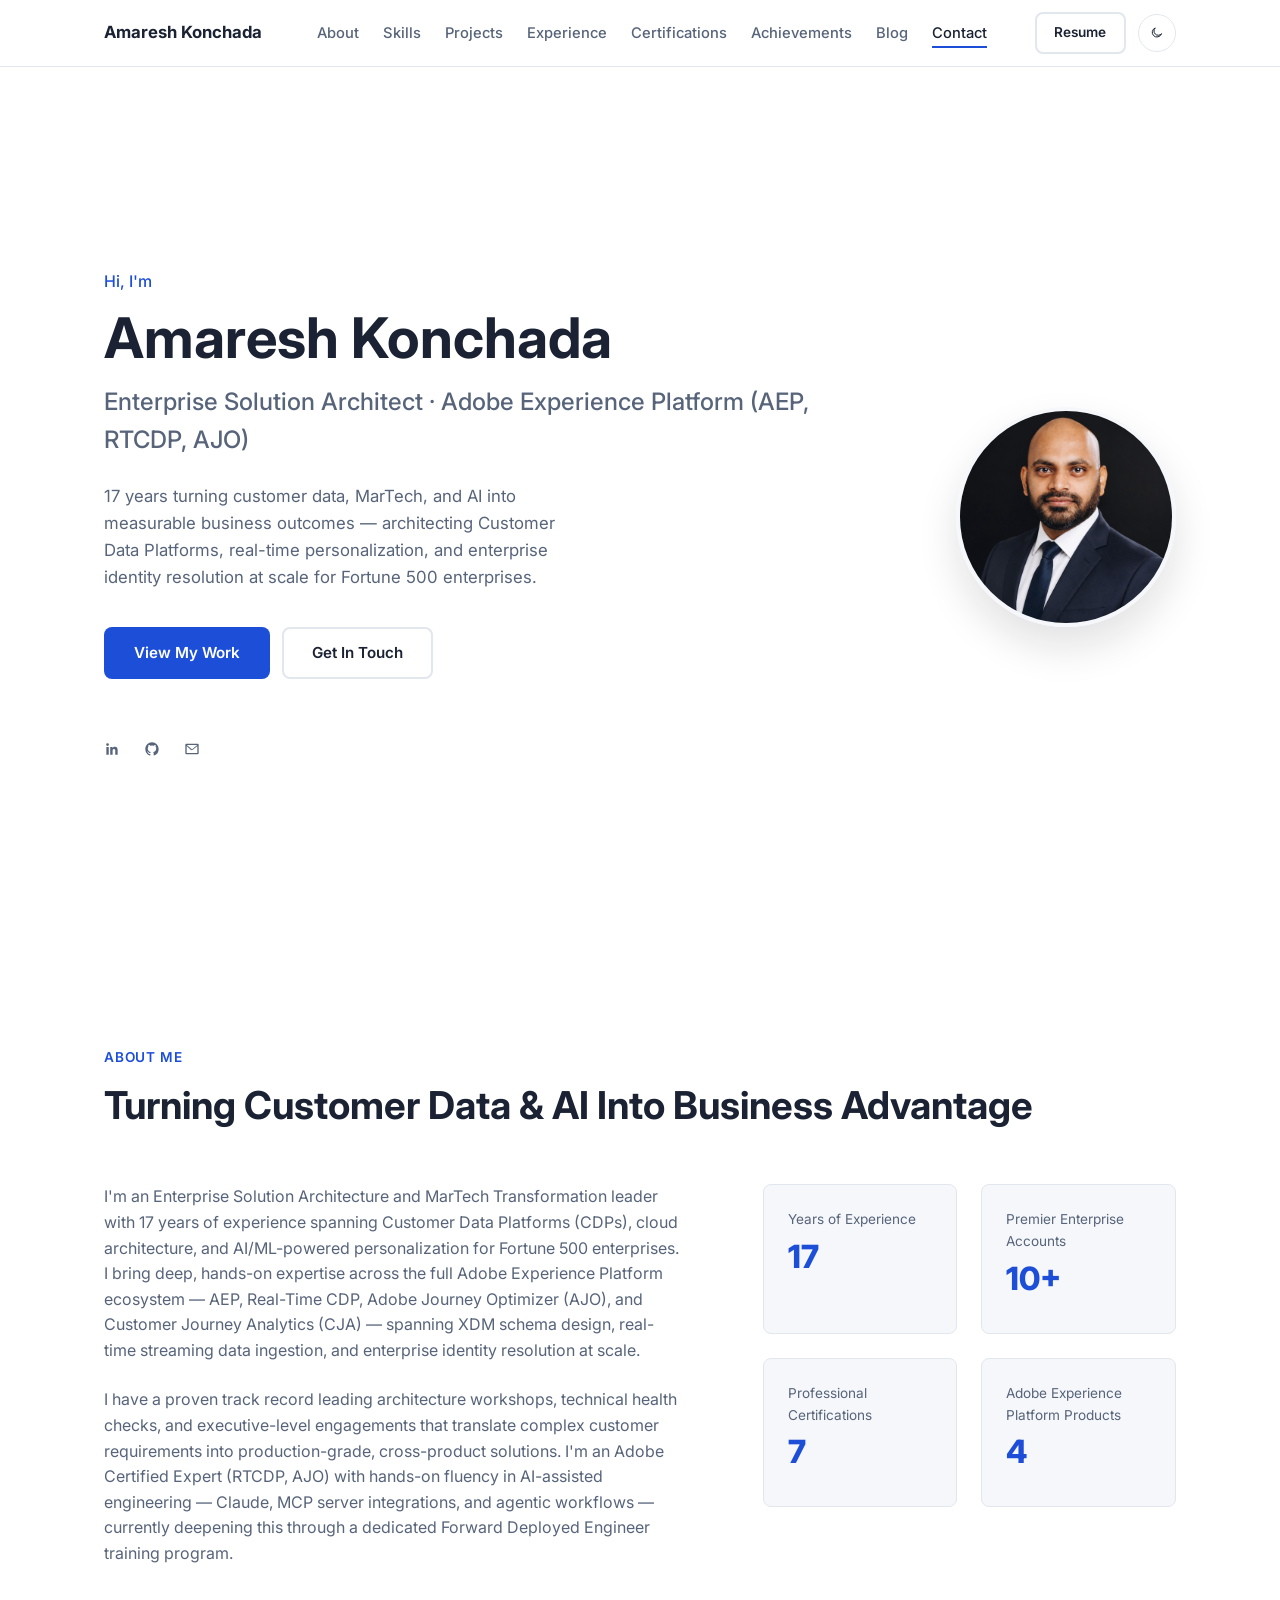
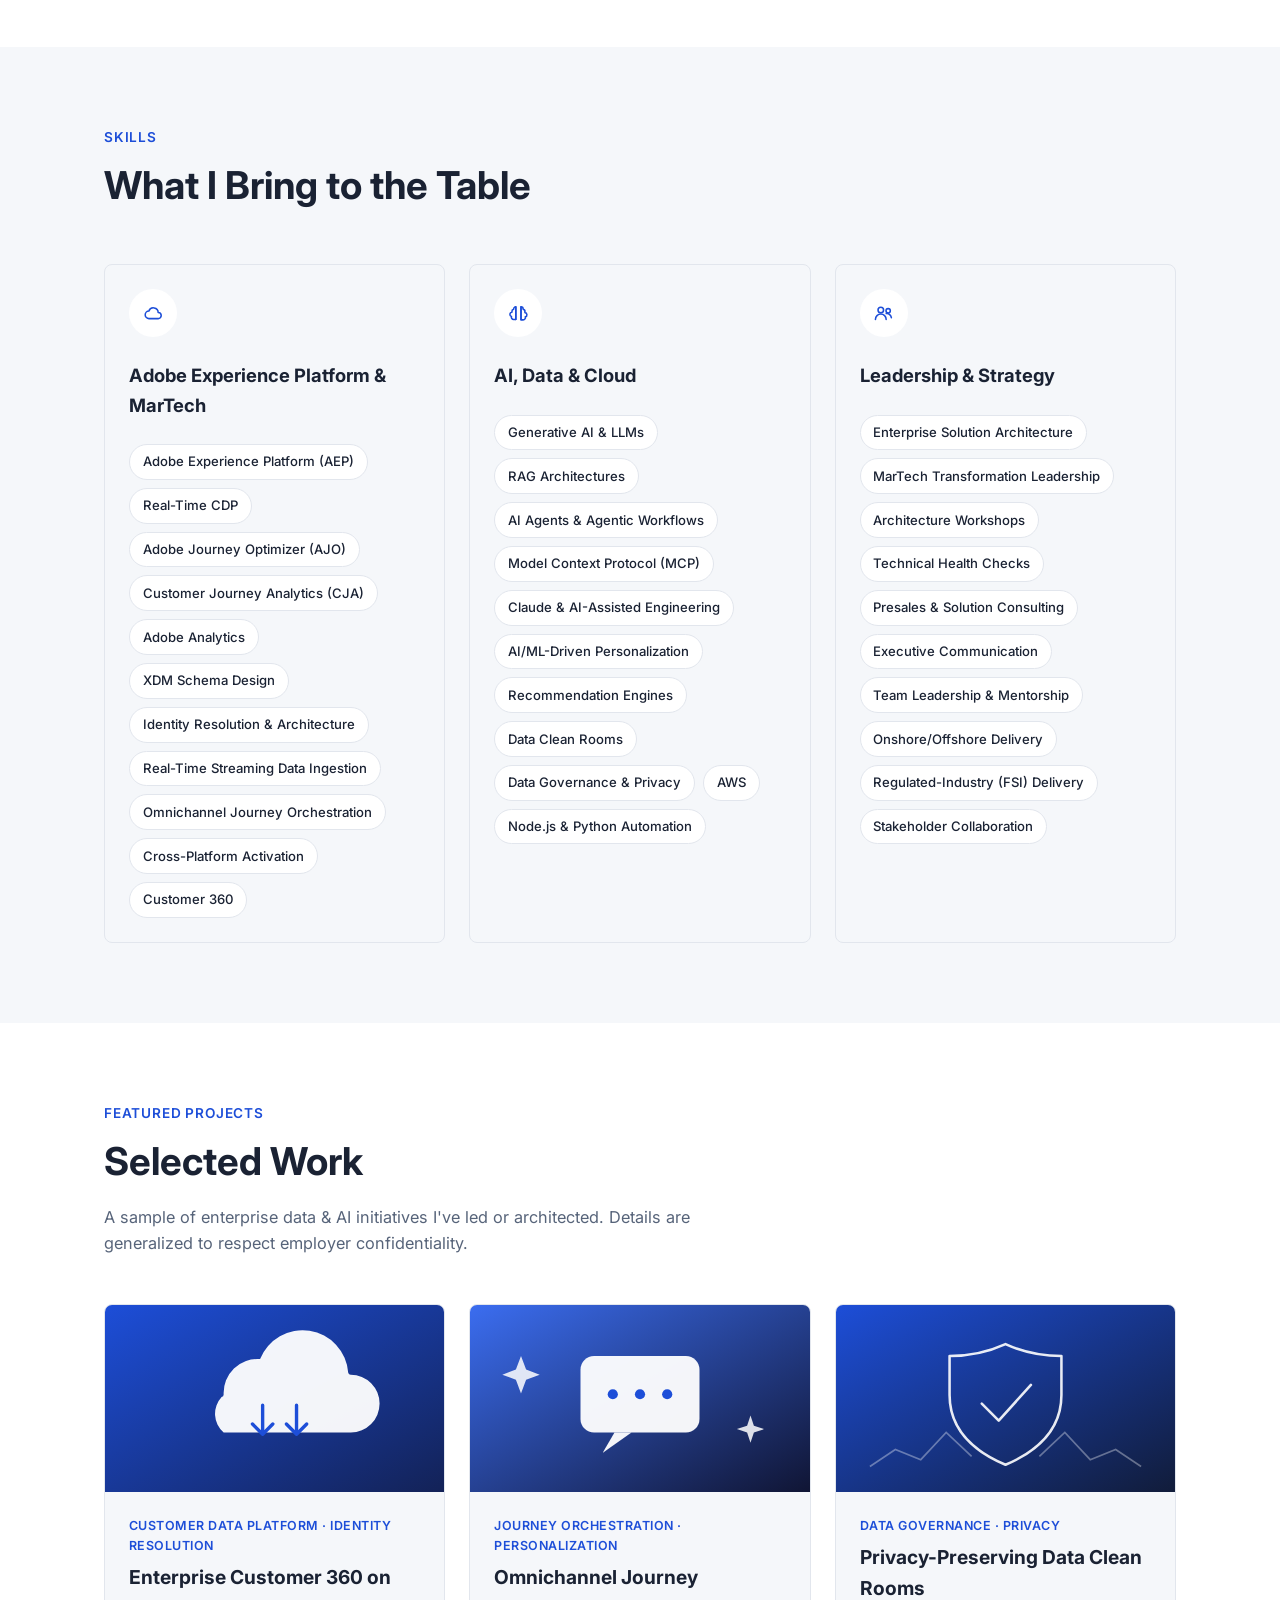
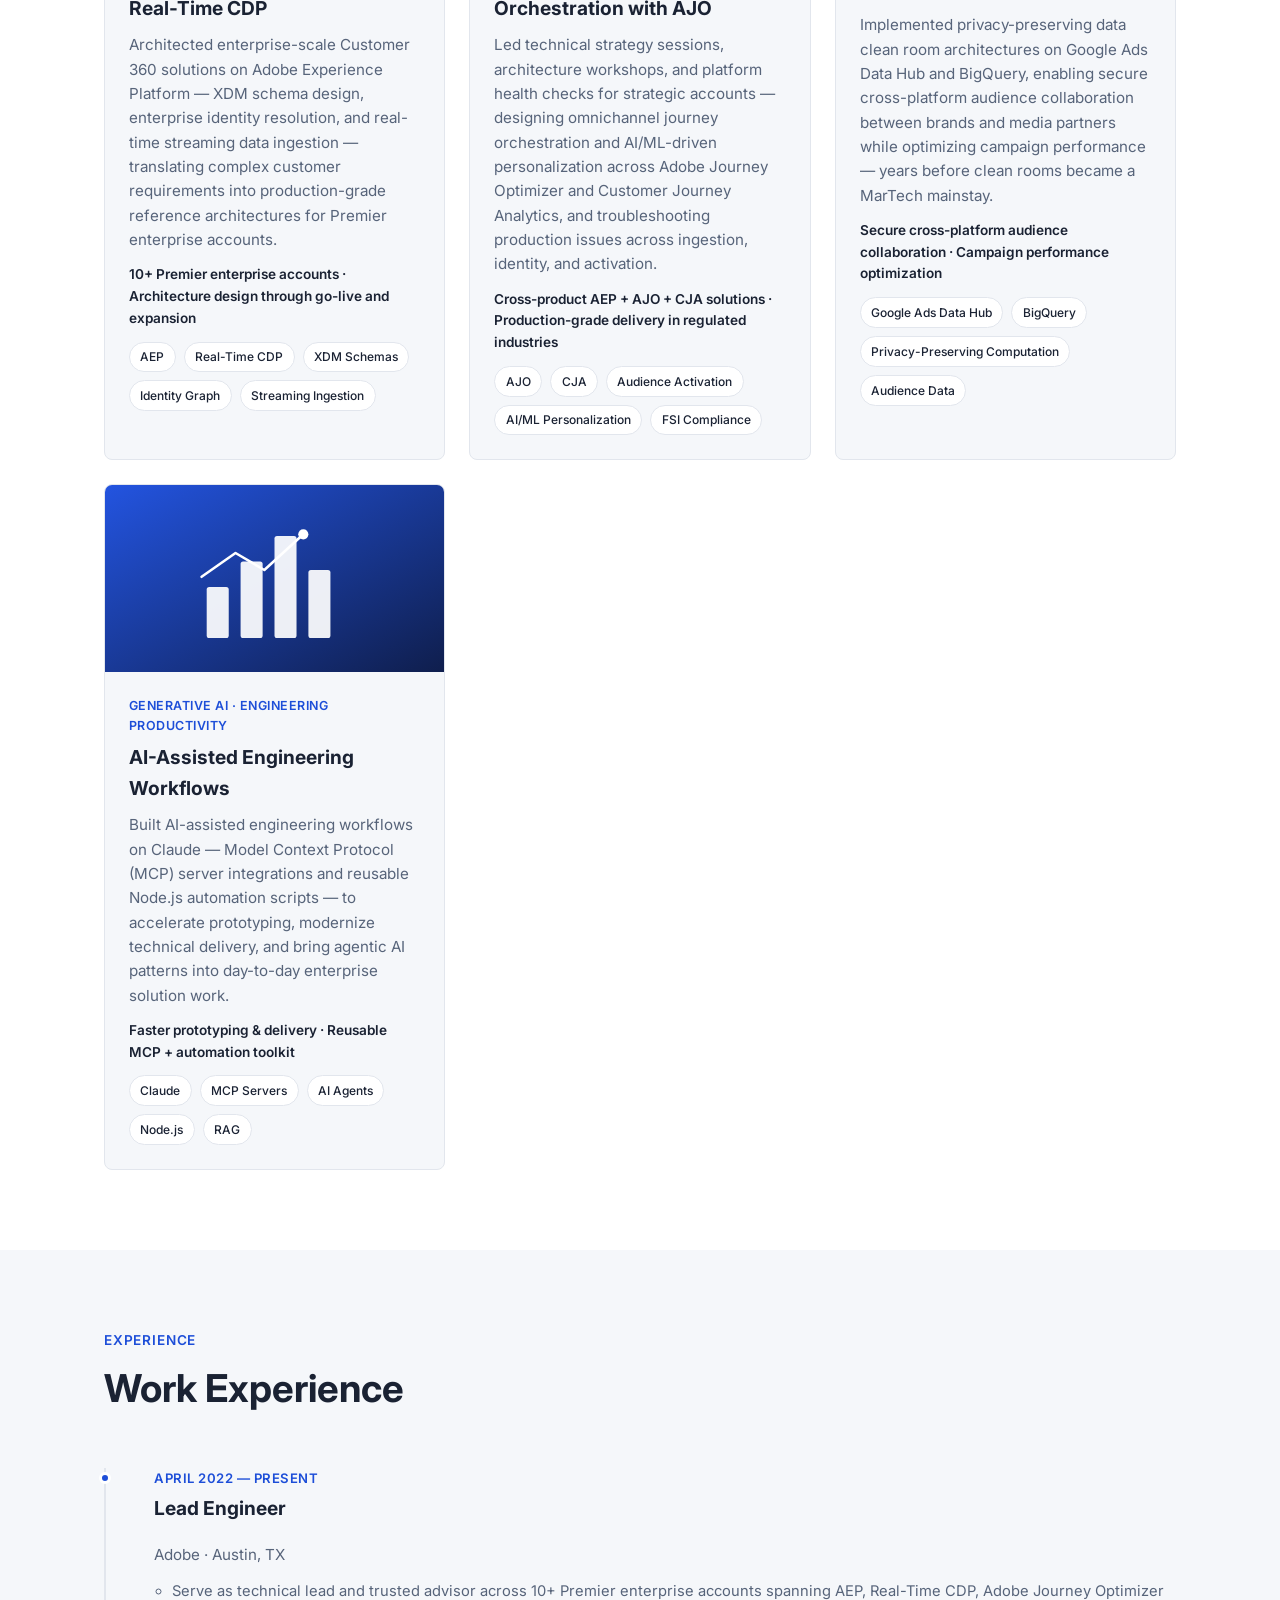
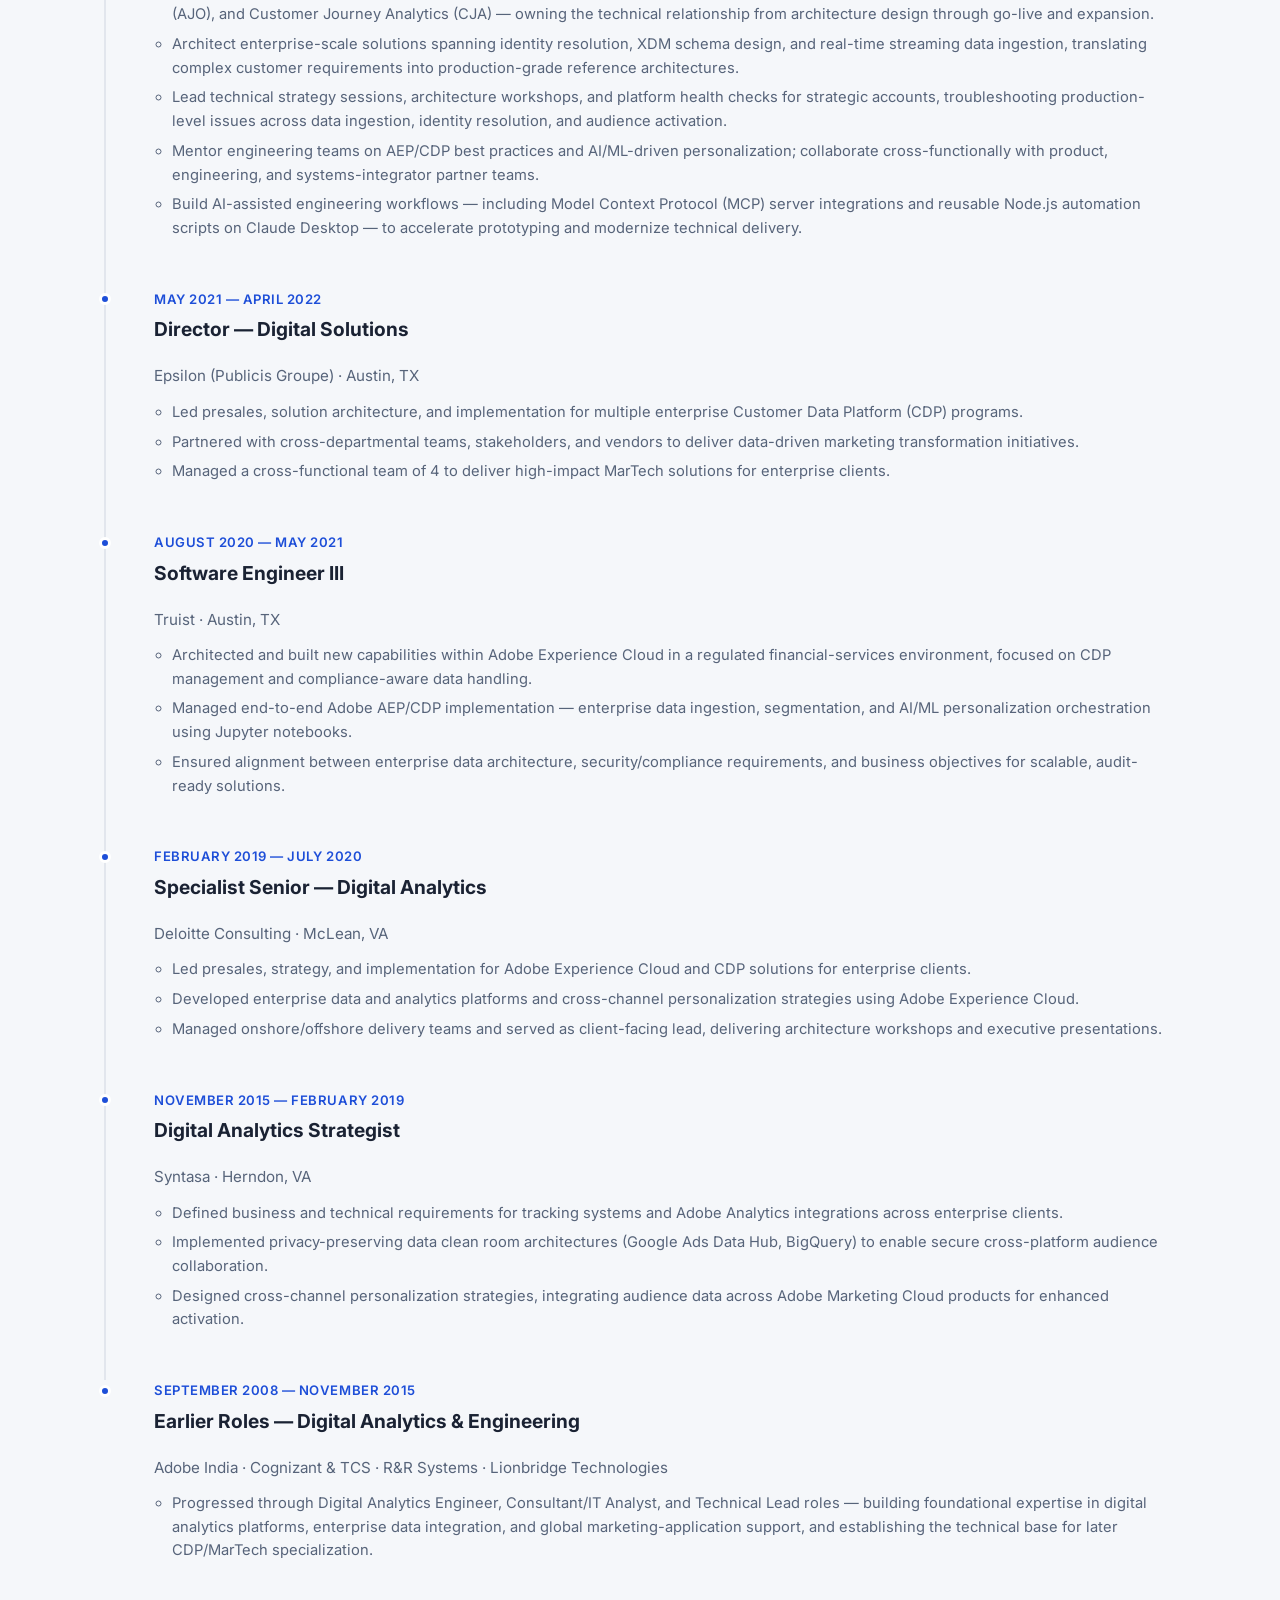
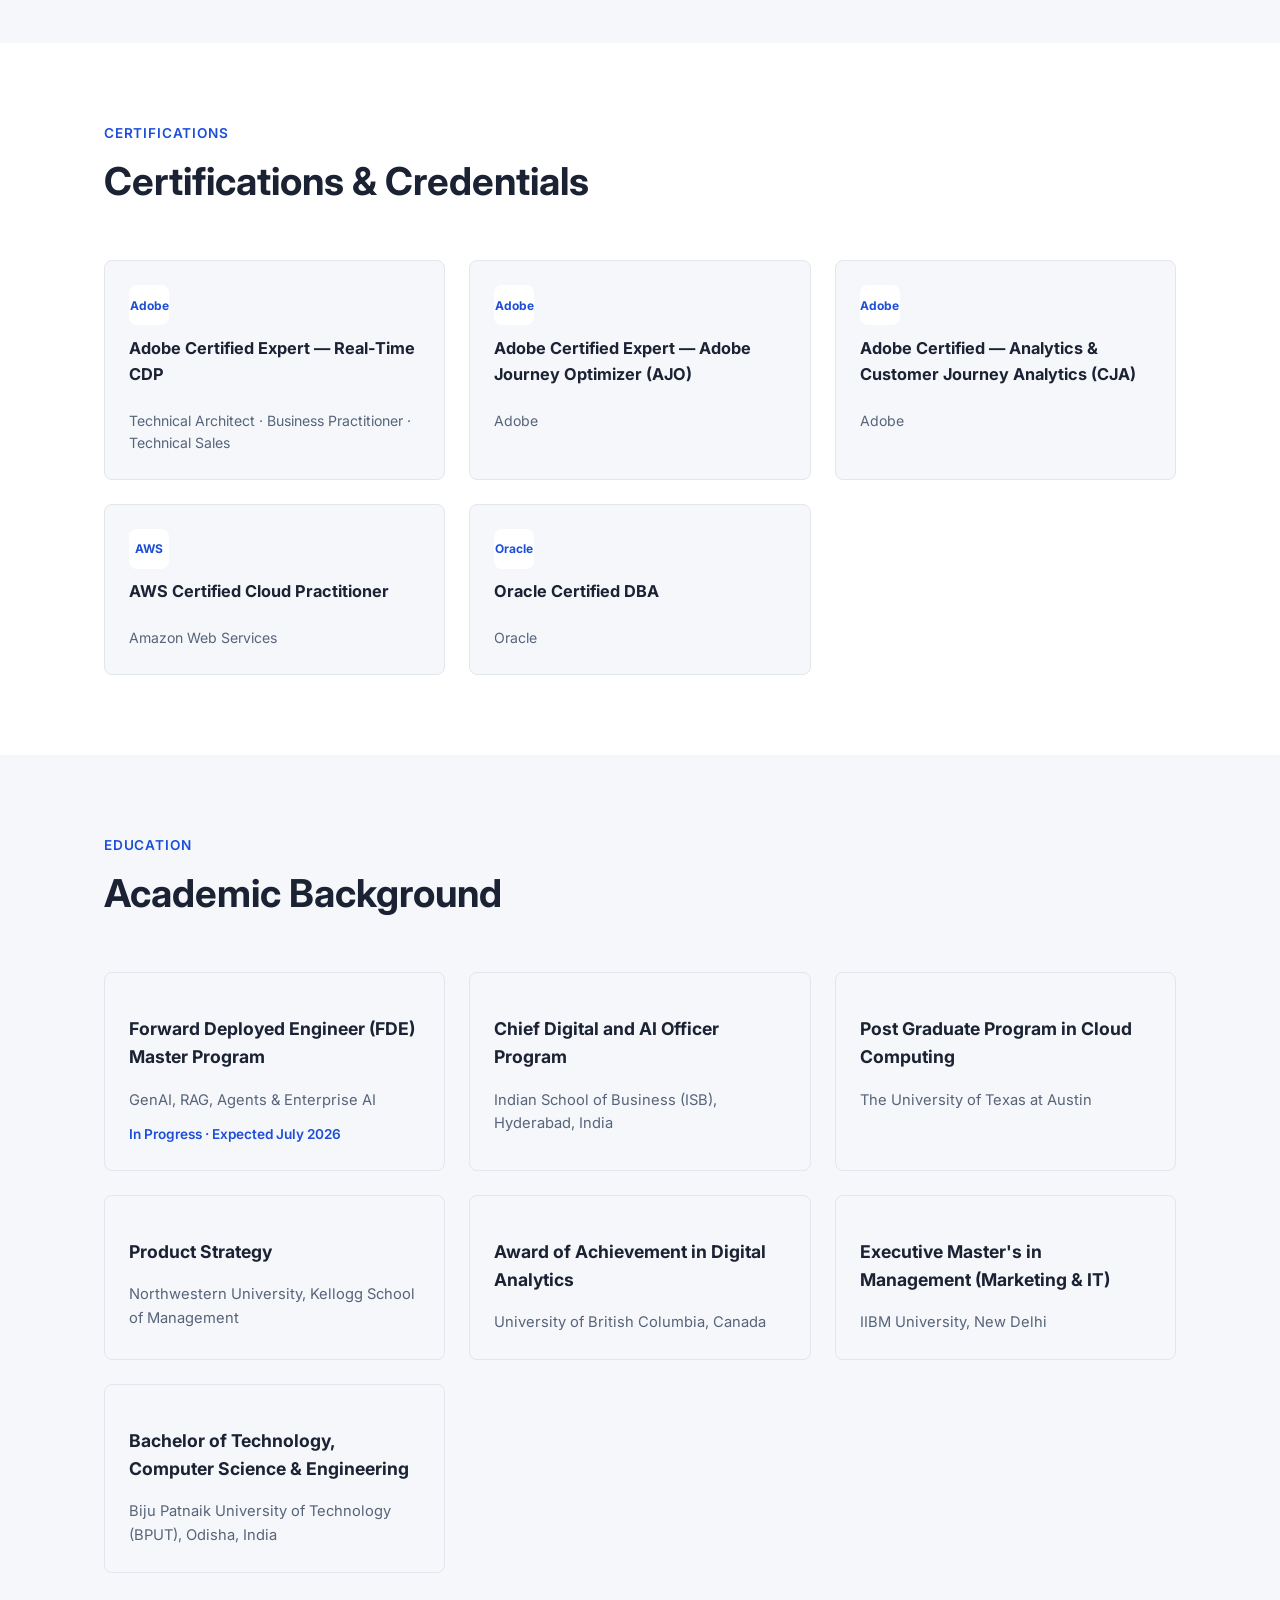
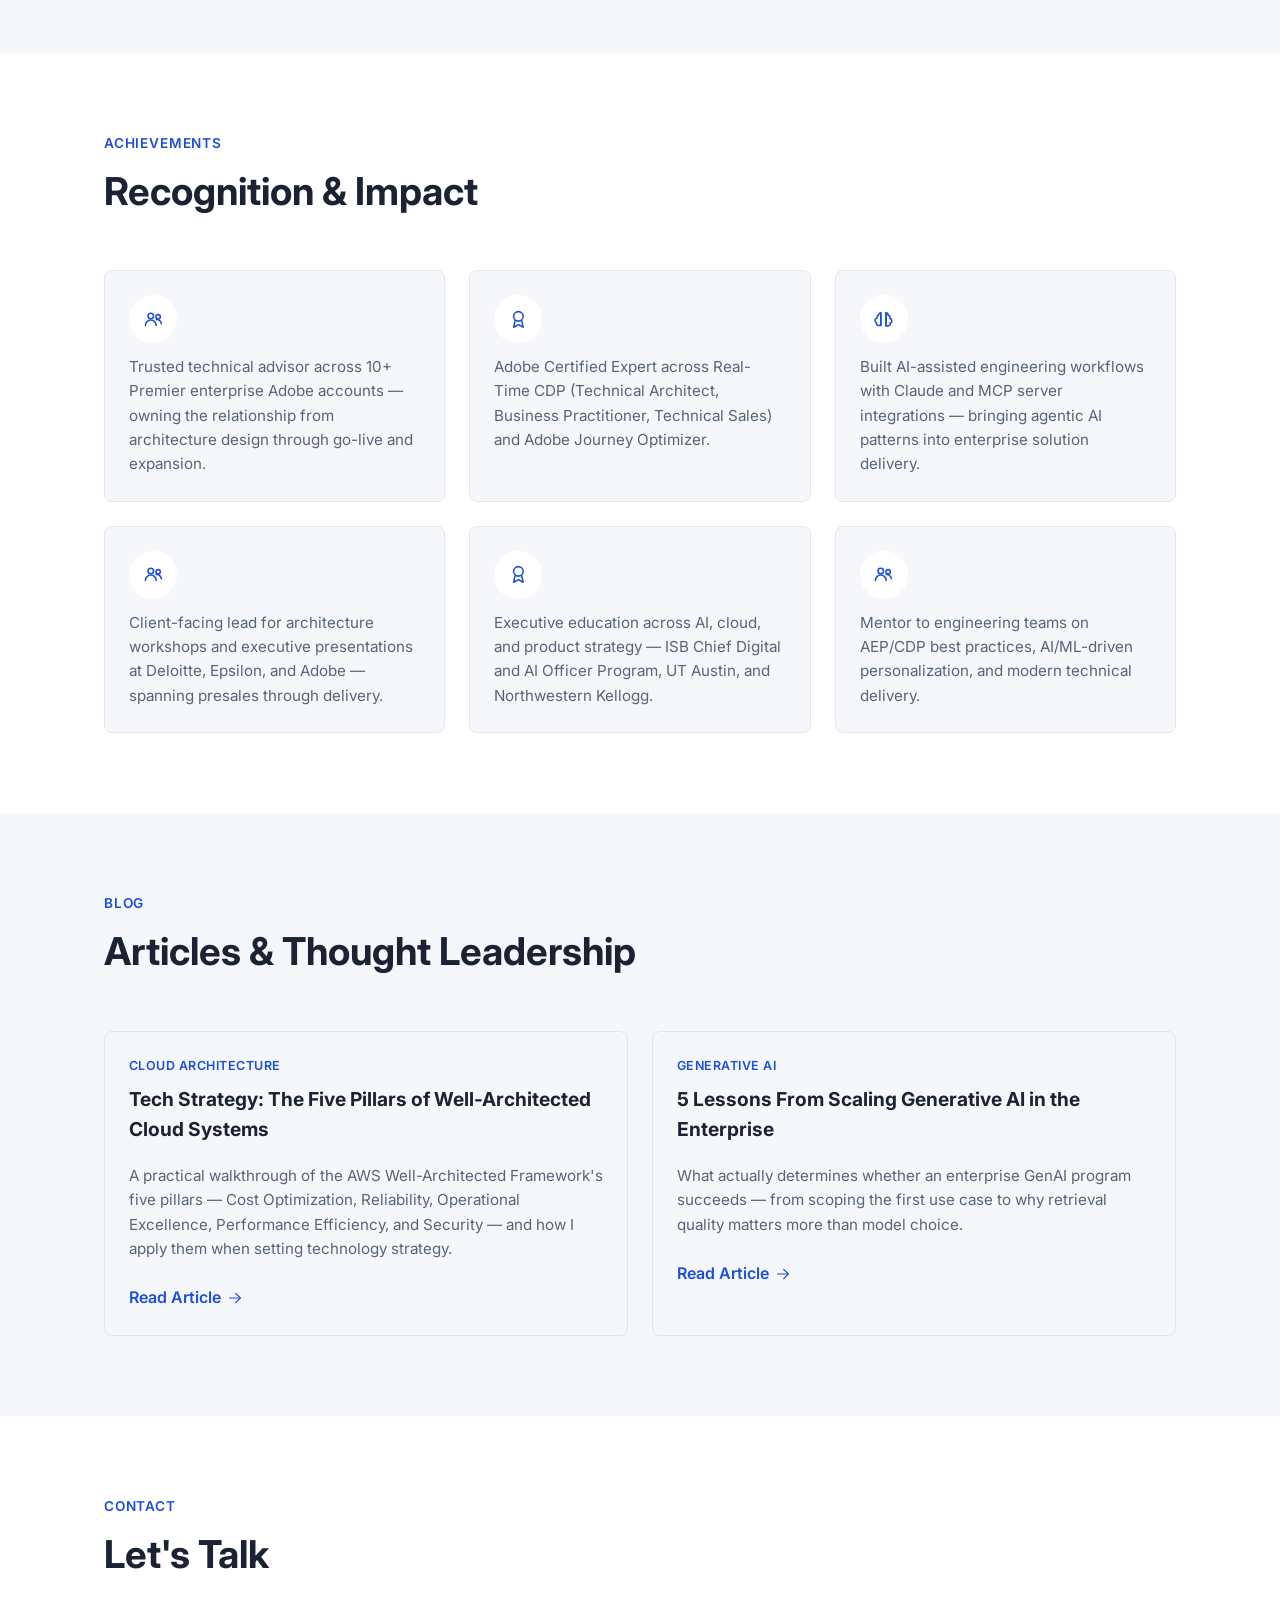
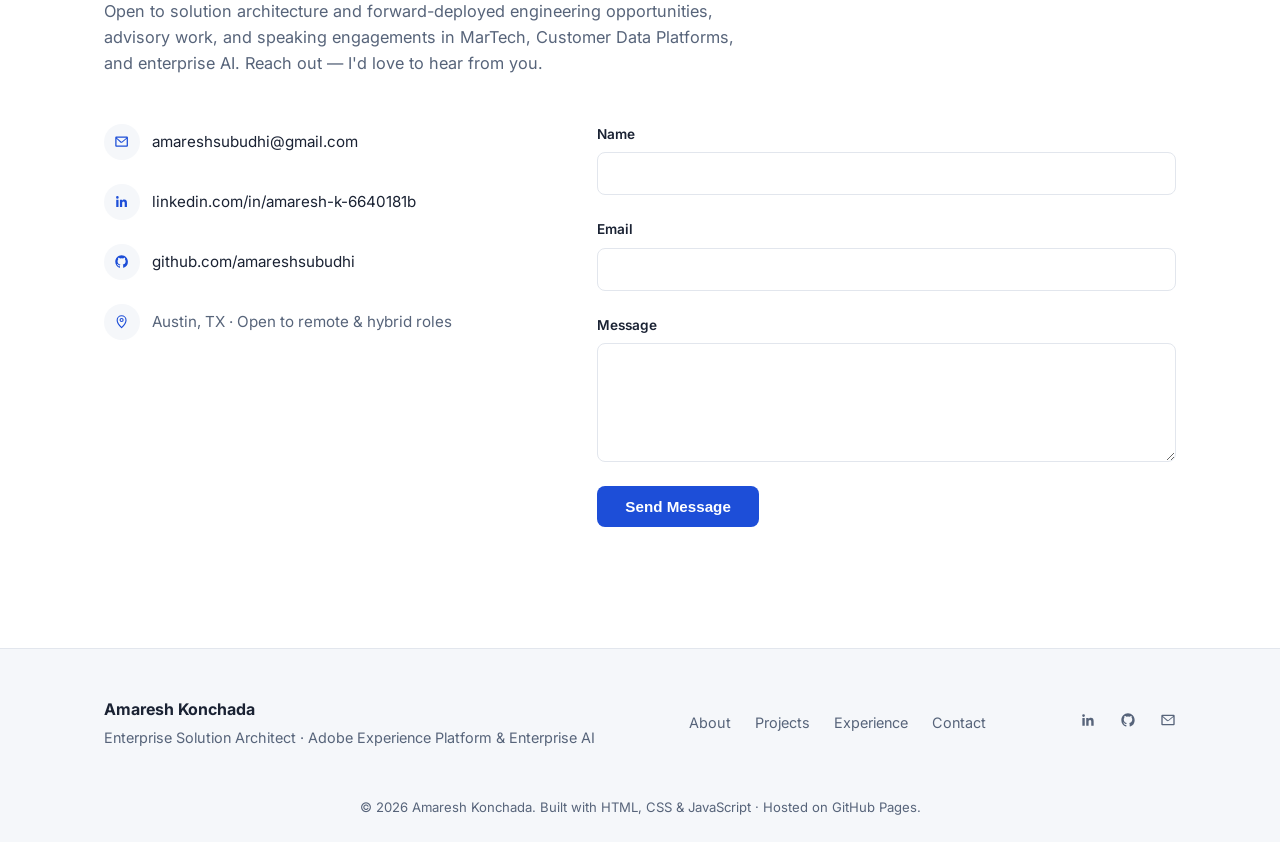
<file: index.html>
<!DOCTYPE html>
<html lang="en">
<head>
  <meta charset="UTF-8">
  <meta name="viewport" content="width=device-width, initial-scale=1.0">
  <title>Amaresh Konchada | Enterprise Solution Architect — Adobe Experience Platform &amp; AI</title>
  <meta name="description" content="Amaresh Konchada — Enterprise Solution Architect with 17 years of experience across Adobe Experience Platform (AEP, Real-Time CDP, AJO, CJA), Customer Data Platforms, and AI-powered personalization for Fortune 500 enterprises.">

  <!-- Open Graph -->
  <meta property="og:title" content="Amaresh Konchada | Enterprise Solution Architect — Adobe Experience Platform &amp; AI">
  <meta property="og:description" content="17 years of enterprise solution architecture and MarTech transformation — AEP, Real-Time CDP, AJO, CJA, and AI-powered personalization for Fortune 500 enterprises.">
  <meta property="og:type" content="website">
  <meta property="og:image" content="images/profile.jpg">
  <!-- TODO: add og:url and <link rel="canonical"> once the GitHub Pages / custom domain URL is finalized -->

  <link rel="icon" href="assets/favicon.svg" type="image/svg+xml">

  <!-- Fonts -->
  <link rel="preconnect" href="https://fonts.googleapis.com">
  <link rel="preconnect" href="https://fonts.gstatic.com" crossorigin>
  <link href="https://fonts.googleapis.com/css2?family=Inter:wght@400;500;600;700;800&display=swap" rel="stylesheet">

  <link rel="stylesheet" href="styles/style.css">
</head>
<body>

  <a href="#main" class="skip-link">Skip to main content</a>

  <!-- ==========================================================================
       Icon sprite — shared across the page (nav, skills, contact, footer)
       ========================================================================== -->
  <svg class="icon-sprite" aria-hidden="true">
    <symbol id="icon-menu" viewBox="0 0 24 24"><g fill="none" stroke="currentColor" stroke-width="1.8" stroke-linecap="round"><line x1="3" y1="6" x2="21" y2="6"/><line x1="3" y1="12" x2="21" y2="12"/><line x1="3" y1="18" x2="21" y2="18"/></g></symbol>
    <symbol id="icon-close" viewBox="0 0 24 24"><g fill="none" stroke="currentColor" stroke-width="1.8" stroke-linecap="round"><line x1="5" y1="5" x2="19" y2="19"/><line x1="19" y1="5" x2="5" y2="19"/></g></symbol>
    <symbol id="icon-sun" viewBox="0 0 24 24"><g fill="none" stroke="currentColor" stroke-width="1.8" stroke-linecap="round"><circle cx="12" cy="12" r="4.2"/><line x1="12" y1="1.5" x2="12" y2="4"/><line x1="12" y1="20" x2="12" y2="22.5"/><line x1="1.5" y1="12" x2="4" y2="12"/><line x1="20" y1="12" x2="22.5" y2="12"/><line x1="4.5" y1="4.5" x2="6.2" y2="6.2"/><line x1="17.8" y1="17.8" x2="19.5" y2="19.5"/><line x1="4.5" y1="19.5" x2="6.2" y2="17.8"/><line x1="17.8" y1="6.2" x2="19.5" y2="4.5"/></g></symbol>
    <symbol id="icon-moon" viewBox="0 0 24 24"><path fill="none" stroke="currentColor" stroke-width="1.8" stroke-linecap="round" stroke-linejoin="round" d="M20.5 14.5A8.5 8.5 0 1 1 9.5 3.5a7 7 0 0 0 11 11z"/></symbol>
    <symbol id="icon-cloud" viewBox="0 0 24 24"><path fill="none" stroke="currentColor" stroke-width="1.8" stroke-linecap="round" stroke-linejoin="round" d="M7 18h10.5a3.5 3.5 0 0 0 0-7 5.5 5.5 0 0 0-10.7-1.7A4 4 0 0 0 7 18z"/></symbol>
    <symbol id="icon-brain" viewBox="0 0 24 24"><g fill="none" stroke="currentColor" stroke-width="1.8" stroke-linecap="round" stroke-linejoin="round"><path d="M9 4.5a2.5 2.5 0 0 0-2.5 2.5v.3A2.7 2.7 0 0 0 4.5 10v.6A2.5 2.5 0 0 0 4 15.5 2.7 2.7 0 0 0 6.5 19H9V4.5z"/><path d="M15 4.5a2.5 2.5 0 0 1 2.5 2.5v.3a2.7 2.7 0 0 1 2 3.2v.6a2.5 2.5 0 0 1 .5 4.9 2.7 2.7 0 0 1-2.5 3.5H15V4.5z"/><line x1="9" y1="4.5" x2="9" y2="19"/><line x1="15" y1="4.5" x2="15" y2="19"/></g></symbol>
    <symbol id="icon-users" viewBox="0 0 24 24"><g fill="none" stroke="currentColor" stroke-width="1.8" stroke-linecap="round" stroke-linejoin="round"><circle cx="9" cy="8" r="3.2"/><path d="M2.8 19a6.2 6.2 0 0 1 12.4 0"/><circle cx="17.5" cy="9" r="2.5"/><path d="M15.3 12.2A5.2 5.2 0 0 1 21.2 17"/></g></symbol>
    <symbol id="icon-award" viewBox="0 0 24 24"><g fill="none" stroke="currentColor" stroke-width="1.8" stroke-linecap="round" stroke-linejoin="round"><circle cx="12" cy="8.5" r="5.5"/><path d="M8.3 13.2 6.5 21l5.5-3 5.5 3-1.8-7.8"/></g></symbol>
    <symbol id="icon-mail" viewBox="0 0 24 24"><path fill="currentColor" d="M2 5.5A1.5 1.5 0 0 1 3.5 4h17A1.5 1.5 0 0 1 22 5.5v13a1.5 1.5 0 0 1-1.5 1.5h-17A1.5 1.5 0 0 1 2 18.5v-13zm2.2.5 7.55 6.29a.5.5 0 0 0 .5 0L19.8 6H4.2zM20 7.62l-6.77 5.64a2.5 2.5 0 0 1-3.2 0L4 7.62V18h16V7.62z"/></symbol>
    <symbol id="icon-linkedin" viewBox="0 0 24 24"><path fill="currentColor" d="M20.45 20.45h-3.56v-5.57c0-1.33-.02-3.03-1.85-3.03-1.85 0-2.14 1.45-2.14 2.94v5.66H9.34V9h3.42v1.56h.05c.48-.9 1.64-1.85 3.38-1.85 3.61 0 4.28 2.38 4.28 5.47v6.27zM5.34 7.43a2.07 2.07 0 1 1 0-4.14 2.07 2.07 0 0 1 0 4.14zM7.12 20.45H3.56V9h3.56v11.45z"/></symbol>
    <symbol id="icon-github" viewBox="0 0 24 24"><path fill="currentColor" d="M12 2C6.48 2 2 6.58 2 12.2c0 4.5 2.87 8.32 6.84 9.67.5.1.68-.22.68-.5v-1.94c-2.78.62-3.37-1.36-3.37-1.36-.46-1.2-1.11-1.52-1.11-1.52-.91-.64.07-.63.07-.63 1 .07 1.53 1.05 1.53 1.05.9 1.57 2.34 1.12 2.91.86.09-.66.35-1.12.64-1.38-2.22-.26-4.56-1.14-4.56-5.06 0-1.12.39-2.03 1.03-2.75-.1-.26-.45-1.3.1-2.71 0 0 .84-.28 2.75 1.05a9.3 9.3 0 0 1 5 0c1.9-1.33 2.74-1.05 2.74-1.05.56 1.41.21 2.45.1 2.71.65.72 1.03 1.63 1.03 2.75 0 3.93-2.34 4.79-4.57 5.05.36.32.68.94.68 1.9v2.82c0 .28.18.61.69.5A10.02 10.02 0 0 0 22 12.2C22 6.58 17.52 2 12 2z"/></symbol>
    <symbol id="icon-map-pin" viewBox="0 0 24 24"><g fill="none" stroke="currentColor" stroke-width="1.8" stroke-linecap="round" stroke-linejoin="round"><path d="M12 21.5S5 15 5 9.8a7 7 0 0 1 14 0c0 5.2-7 11.7-7 11.7z"/><circle cx="12" cy="9.5" r="2.4"/></g></symbol>
    <symbol id="icon-arrow-right" viewBox="0 0 24 24"><g fill="none" stroke="currentColor" stroke-width="1.8" stroke-linecap="round" stroke-linejoin="round"><line x1="4" y1="12" x2="20" y2="12"/><polyline points="13 5 20 12 13 19"/></g></symbol>
  </svg>

  <!-- ==========================================================================
       Header / Navigation
       ========================================================================== -->
  <header class="site-header" id="siteHeader">
    <div class="container nav">
      <a href="#hero" class="nav__brand">Amaresh Konchada</a>

      <button class="nav__toggle" id="navToggle" aria-label="Toggle navigation menu" aria-expanded="false" aria-controls="navMenu">
        <svg class="icon" aria-hidden="true"><use href="#icon-menu"></use></svg>
      </button>

      <div class="nav__menu" id="navMenu">
        <ul class="nav__list">
          <li><a href="#about" class="nav__link">About</a></li>
          <li><a href="#skills" class="nav__link">Skills</a></li>
          <li><a href="#projects" class="nav__link">Projects</a></li>
          <li><a href="#experience" class="nav__link">Experience</a></li>
          <li><a href="#certifications" class="nav__link">Certifications</a></li>
          <li><a href="#achievements" class="nav__link">Achievements</a></li>
          <li><a href="#blog" class="nav__link">Blog</a></li>
          <li><a href="#contact" class="nav__link">Contact</a></li>
        </ul>
        <div class="nav__actions">
          <a href="resume/resume.html" target="_blank" rel="noopener noreferrer" class="btn btn--secondary btn--sm">Resume</a>
          <button class="theme-toggle" id="themeToggle" aria-label="Toggle dark mode" aria-pressed="false">
            <svg class="icon" aria-hidden="true"><use href="#icon-moon"></use></svg>
          </button>
        </div>
      </div>
    </div>
  </header>

  <main id="main">

    <!-- ==========================================================================
         Hero
         ========================================================================== -->
    <section id="hero" class="hero" aria-label="Introduction">
      <div class="container hero__grid">
        <div class="hero__container">
          <p class="hero__eyebrow">Hi, I'm</p>
          <h1 class="hero__name">Amaresh Konchada</h1>
          <p class="hero__title">Enterprise Solution Architect · Adobe Experience Platform (AEP, RTCDP, AJO)</p>
          <p class="hero__tagline">
            17 years turning customer data, MarTech, and AI into measurable business outcomes —
            architecting Customer Data Platforms, real-time personalization, and enterprise
            identity resolution at scale for Fortune 500 enterprises.
          </p>

          <div class="hero__cta">
            <a href="#projects" class="btn btn--primary">View My Work</a>
            <a href="#contact" class="btn btn--secondary">Get In Touch</a>
          </div>

          <ul class="hero__socials" aria-label="Social links">
            <li>
              <a href="https://www.linkedin.com/in/amaresh-k-6640181b/" target="_blank" rel="noopener noreferrer" aria-label="Amaresh Konchada on LinkedIn">
                <svg class="icon" width="22" height="22" aria-hidden="true"><use href="#icon-linkedin"></use></svg>
              </a>
            </li>
            <li>
              <a href="https://github.com/amareshsubudhi" target="_blank" rel="noopener noreferrer" aria-label="Amaresh Konchada on GitHub">
                <svg class="icon" width="22" height="22" aria-hidden="true"><use href="#icon-github"></use></svg>
              </a>
            </li>
            <li>
              <a href="mailto:amareshsubudhi@gmail.com" aria-label="Email Amaresh Konchada">
                <svg class="icon" width="22" height="22" aria-hidden="true"><use href="#icon-mail"></use></svg>
              </a>
            </li>
          </ul>
        </div>

        <div class="hero__media">
          <img src="images/profile.jpg" alt="Portrait of Amaresh Konchada" class="hero__avatar" width="280" height="280">
        </div>
      </div>
    </section>

    <!-- ==========================================================================
         About
         ========================================================================== -->
    <section id="about" class="section" aria-label="About Me">
      <div class="container">
        <p class="section__eyebrow">About Me</p>
        <h2 class="section__title">Turning Customer Data &amp; AI Into Business Advantage</h2>

        <div class="about__grid">
          <div class="about__bio">
            <p>
              I'm an Enterprise Solution Architecture and MarTech Transformation leader with 17
              years of experience spanning Customer Data Platforms (CDPs), cloud architecture,
              and AI/ML-powered personalization for Fortune 500 enterprises. I bring deep,
              hands-on expertise across the full Adobe Experience Platform ecosystem — AEP,
              Real-Time CDP, Adobe Journey Optimizer (AJO), and Customer Journey Analytics (CJA)
              — spanning XDM schema design, real-time streaming data ingestion, and enterprise
              identity resolution at scale.
            </p>
            <p>
              I have a proven track record leading architecture workshops, technical health
              checks, and executive-level engagements that translate complex customer
              requirements into production-grade, cross-product solutions. I'm an Adobe
              Certified Expert (RTCDP, AJO) with hands-on fluency in AI-assisted engineering —
              Claude, MCP server integrations, and agentic workflows — currently deepening this
              through a dedicated Forward Deployed Engineer training program.
            </p>
          </div>

          <dl class="stats about__stats" aria-label="Career highlights">
            <div class="stat">
              <dt class="stat__label">Years of Experience</dt>
              <dd class="stat__value">17</dd>
            </div>
            <div class="stat">
              <dt class="stat__label">Premier Enterprise Accounts</dt>
              <dd class="stat__value">10+</dd>
            </div>
            <div class="stat">
              <dt class="stat__label">Professional Certifications</dt>
              <dd class="stat__value">7</dd>
            </div>
            <div class="stat">
              <dt class="stat__label">Adobe Experience Platform Products</dt>
              <dd class="stat__value">4</dd>
            </div>
          </dl>
        </div>
      </div>
    </section>

    <!-- ==========================================================================
         Skills — Technical, AI, Leadership
         ========================================================================== -->
    <section id="skills" class="section section--alt" aria-label="Skills">
      <div class="container">
        <p class="section__eyebrow">Skills</p>
        <h2 class="section__title">What I Bring to the Table</h2>

        <div class="skills__grid">
          <article class="card skill-card">
            <div class="skill-card__icon"><svg class="icon" aria-hidden="true"><use href="#icon-cloud"></use></svg></div>
            <h3 class="skill-card__title">Adobe Experience Platform &amp; MarTech</h3>
            <ul class="chip-list">
              <li class="chip">Adobe Experience Platform (AEP)</li>
              <li class="chip">Real-Time CDP</li>
              <li class="chip">Adobe Journey Optimizer (AJO)</li>
              <li class="chip">Customer Journey Analytics (CJA)</li>
              <li class="chip">Adobe Analytics</li>
              <li class="chip">XDM Schema Design</li>
              <li class="chip">Identity Resolution &amp; Architecture</li>
              <li class="chip">Real-Time Streaming Data Ingestion</li>
              <li class="chip">Omnichannel Journey Orchestration</li>
              <li class="chip">Cross-Platform Activation</li>
              <li class="chip">Customer 360</li>
            </ul>
          </article>

          <article class="card skill-card">
            <div class="skill-card__icon"><svg class="icon" aria-hidden="true"><use href="#icon-brain"></use></svg></div>
            <h3 class="skill-card__title">AI, Data &amp; Cloud</h3>
            <ul class="chip-list">
              <li class="chip">Generative AI &amp; LLMs</li>
              <li class="chip">RAG Architectures</li>
              <li class="chip">AI Agents &amp; Agentic Workflows</li>
              <li class="chip">Model Context Protocol (MCP)</li>
              <li class="chip">Claude &amp; AI-Assisted Engineering</li>
              <li class="chip">AI/ML-Driven Personalization</li>
              <li class="chip">Recommendation Engines</li>
              <li class="chip">Data Clean Rooms</li>
              <li class="chip">Data Governance &amp; Privacy</li>
              <li class="chip">AWS</li>
              <li class="chip">Node.js &amp; Python Automation</li>
            </ul>
          </article>

          <article class="card skill-card">
            <div class="skill-card__icon"><svg class="icon" aria-hidden="true"><use href="#icon-users"></use></svg></div>
            <h3 class="skill-card__title">Leadership &amp; Strategy</h3>
            <ul class="chip-list">
              <li class="chip">Enterprise Solution Architecture</li>
              <li class="chip">MarTech Transformation Leadership</li>
              <li class="chip">Architecture Workshops</li>
              <li class="chip">Technical Health Checks</li>
              <li class="chip">Presales &amp; Solution Consulting</li>
              <li class="chip">Executive Communication</li>
              <li class="chip">Team Leadership &amp; Mentorship</li>
              <li class="chip">Onshore/Offshore Delivery</li>
              <li class="chip">Regulated-Industry (FSI) Delivery</li>
              <li class="chip">Stakeholder Collaboration</li>
            </ul>
          </article>
        </div>
      </div>
    </section>

    <!-- ==========================================================================
         Featured Projects
         ========================================================================== -->
    <section id="projects" class="section" aria-label="Featured Projects">
      <div class="container">
        <p class="section__eyebrow">Featured Projects</p>
        <h2 class="section__title">Selected Work</h2>
        <p class="section__subtitle">
          A sample of enterprise data &amp; AI initiatives I've led or architected. Details are
          generalized to respect employer confidentiality.
        </p>

        <div class="projects__grid">
          <article class="card project-card">
            <img src="images/project-cloud.svg" alt="" class="project-card__thumb" width="400" height="220" loading="lazy">
            <p class="project-card__tag">Customer Data Platform · Identity Resolution</p>
            <h3 class="project-card__title">Enterprise Customer 360 on Real-Time CDP</h3>
            <p class="project-card__desc">
              Architected enterprise-scale Customer 360 solutions on Adobe Experience Platform —
              XDM schema design, enterprise identity resolution, and real-time streaming data
              ingestion — translating complex customer requirements into production-grade
              reference architectures for Premier enterprise accounts.
            </p>
            <p class="project-card__impact">10+ Premier enterprise accounts · Architecture design through go-live and expansion</p>
            <ul class="chip-list chip-list--sm">
              <li class="chip">AEP</li>
              <li class="chip">Real-Time CDP</li>
              <li class="chip">XDM Schemas</li>
              <li class="chip">Identity Graph</li>
              <li class="chip">Streaming Ingestion</li>
            </ul>
          </article>

          <article class="card project-card">
            <img src="images/project-genai.svg" alt="" class="project-card__thumb" width="400" height="220" loading="lazy">
            <p class="project-card__tag">Journey Orchestration · Personalization</p>
            <h3 class="project-card__title">Omnichannel Journey Orchestration with AJO</h3>
            <p class="project-card__desc">
              Led technical strategy sessions, architecture workshops, and platform health checks
              for strategic accounts — designing omnichannel journey orchestration and AI/ML-driven
              personalization across Adobe Journey Optimizer and Customer Journey Analytics, and
              troubleshooting production issues across ingestion, identity, and activation.
            </p>
            <p class="project-card__impact">Cross-product AEP + AJO + CJA solutions · Production-grade delivery in regulated industries</p>
            <ul class="chip-list chip-list--sm">
              <li class="chip">AJO</li>
              <li class="chip">CJA</li>
              <li class="chip">Audience Activation</li>
              <li class="chip">AI/ML Personalization</li>
              <li class="chip">FSI Compliance</li>
            </ul>
          </article>

          <article class="card project-card">
            <img src="images/project-fraud.svg" alt="" class="project-card__thumb" width="400" height="220" loading="lazy">
            <p class="project-card__tag">Data Governance · Privacy</p>
            <h3 class="project-card__title">Privacy-Preserving Data Clean Rooms</h3>
            <p class="project-card__desc">
              Implemented privacy-preserving data clean room architectures on Google Ads Data Hub
              and BigQuery, enabling secure cross-platform audience collaboration between brands
              and media partners while optimizing campaign performance — years before clean rooms
              became a MarTech mainstay.
            </p>
            <p class="project-card__impact">Secure cross-platform audience collaboration · Campaign performance optimization</p>
            <ul class="chip-list chip-list--sm">
              <li class="chip">Google Ads Data Hub</li>
              <li class="chip">BigQuery</li>
              <li class="chip">Privacy-Preserving Computation</li>
              <li class="chip">Audience Data</li>
            </ul>
          </article>

          <article class="card project-card">
            <img src="images/project-spend.svg" alt="" class="project-card__thumb" width="400" height="220" loading="lazy">
            <p class="project-card__tag">Generative AI · Engineering Productivity</p>
            <h3 class="project-card__title">AI-Assisted Engineering Workflows</h3>
            <p class="project-card__desc">
              Built AI-assisted engineering workflows on Claude — Model Context Protocol (MCP)
              server integrations and reusable Node.js automation scripts — to accelerate
              prototyping, modernize technical delivery, and bring agentic AI patterns into
              day-to-day enterprise solution work.
            </p>
            <p class="project-card__impact">Faster prototyping &amp; delivery · Reusable MCP + automation toolkit</p>
            <ul class="chip-list chip-list--sm">
              <li class="chip">Claude</li>
              <li class="chip">MCP Servers</li>
              <li class="chip">AI Agents</li>
              <li class="chip">Node.js</li>
              <li class="chip">RAG</li>
            </ul>
          </article>
        </div>
      </div>
    </section>

    <!-- ==========================================================================
         Work Experience Timeline
         ========================================================================== -->
    <section id="experience" class="section section--alt" aria-label="Work Experience">
      <div class="container">
        <p class="section__eyebrow">Experience</p>
        <h2 class="section__title">Work Experience</h2>

        <ol class="timeline">
          <li class="timeline__item">
            <div class="timeline__marker" aria-hidden="true"></div>
            <div class="timeline__content">
              <p class="timeline__period">April 2022 — Present</p>
              <h3 class="timeline__role">Lead Engineer</h3>
              <p class="timeline__org">Adobe · Austin, TX</p>
              <ul class="timeline__list">
                <li>Serve as technical lead and trusted advisor across 10+ Premier enterprise accounts spanning AEP, Real-Time CDP, Adobe Journey Optimizer (AJO), and Customer Journey Analytics (CJA) — owning the technical relationship from architecture design through go-live and expansion.</li>
                <li>Architect enterprise-scale solutions spanning identity resolution, XDM schema design, and real-time streaming data ingestion, translating complex customer requirements into production-grade reference architectures.</li>
                <li>Lead technical strategy sessions, architecture workshops, and platform health checks for strategic accounts, troubleshooting production-level issues across data ingestion, identity resolution, and audience activation.</li>
                <li>Mentor engineering teams on AEP/CDP best practices and AI/ML-driven personalization; collaborate cross-functionally with product, engineering, and systems-integrator partner teams.</li>
                <li>Build AI-assisted engineering workflows — including Model Context Protocol (MCP) server integrations and reusable Node.js automation scripts on Claude Desktop — to accelerate prototyping and modernize technical delivery.</li>
              </ul>
            </div>
          </li>

          <li class="timeline__item">
            <div class="timeline__marker" aria-hidden="true"></div>
            <div class="timeline__content">
              <p class="timeline__period">May 2021 — April 2022</p>
              <h3 class="timeline__role">Director — Digital Solutions</h3>
              <p class="timeline__org">Epsilon (Publicis Groupe) · Austin, TX</p>
              <ul class="timeline__list">
                <li>Led presales, solution architecture, and implementation for multiple enterprise Customer Data Platform (CDP) programs.</li>
                <li>Partnered with cross-departmental teams, stakeholders, and vendors to deliver data-driven marketing transformation initiatives.</li>
                <li>Managed a cross-functional team of 4 to deliver high-impact MarTech solutions for enterprise clients.</li>
              </ul>
            </div>
          </li>

          <li class="timeline__item">
            <div class="timeline__marker" aria-hidden="true"></div>
            <div class="timeline__content">
              <p class="timeline__period">August 2020 — May 2021</p>
              <h3 class="timeline__role">Software Engineer III</h3>
              <p class="timeline__org">Truist · Austin, TX</p>
              <ul class="timeline__list">
                <li>Architected and built new capabilities within Adobe Experience Cloud in a regulated financial-services environment, focused on CDP management and compliance-aware data handling.</li>
                <li>Managed end-to-end Adobe AEP/CDP implementation — enterprise data ingestion, segmentation, and AI/ML personalization orchestration using Jupyter notebooks.</li>
                <li>Ensured alignment between enterprise data architecture, security/compliance requirements, and business objectives for scalable, audit-ready solutions.</li>
              </ul>
            </div>
          </li>

          <li class="timeline__item">
            <div class="timeline__marker" aria-hidden="true"></div>
            <div class="timeline__content">
              <p class="timeline__period">February 2019 — July 2020</p>
              <h3 class="timeline__role">Specialist Senior — Digital Analytics</h3>
              <p class="timeline__org">Deloitte Consulting · McLean, VA</p>
              <ul class="timeline__list">
                <li>Led presales, strategy, and implementation for Adobe Experience Cloud and CDP solutions for enterprise clients.</li>
                <li>Developed enterprise data and analytics platforms and cross-channel personalization strategies using Adobe Experience Cloud.</li>
                <li>Managed onshore/offshore delivery teams and served as client-facing lead, delivering architecture workshops and executive presentations.</li>
              </ul>
            </div>
          </li>

          <li class="timeline__item">
            <div class="timeline__marker" aria-hidden="true"></div>
            <div class="timeline__content">
              <p class="timeline__period">November 2015 — February 2019</p>
              <h3 class="timeline__role">Digital Analytics Strategist</h3>
              <p class="timeline__org">Syntasa · Herndon, VA</p>
              <ul class="timeline__list">
                <li>Defined business and technical requirements for tracking systems and Adobe Analytics integrations across enterprise clients.</li>
                <li>Implemented privacy-preserving data clean room architectures (Google Ads Data Hub, BigQuery) to enable secure cross-platform audience collaboration.</li>
                <li>Designed cross-channel personalization strategies, integrating audience data across Adobe Marketing Cloud products for enhanced activation.</li>
              </ul>
            </div>
          </li>

          <li class="timeline__item">
            <div class="timeline__marker" aria-hidden="true"></div>
            <div class="timeline__content">
              <p class="timeline__period">September 2008 — November 2015</p>
              <h3 class="timeline__role">Earlier Roles — Digital Analytics &amp; Engineering</h3>
              <p class="timeline__org">Adobe India · Cognizant &amp; TCS · R&amp;R Systems · Lionbridge Technologies</p>
              <ul class="timeline__list">
                <li>Progressed through Digital Analytics Engineer, Consultant/IT Analyst, and Technical Lead roles — building foundational expertise in digital analytics platforms, enterprise data integration, and global marketing-application support, and establishing the technical base for later CDP/MarTech specialization.</li>
              </ul>
            </div>
          </li>
        </ol>
      </div>
    </section>

    <!-- ==========================================================================
         Certifications
         ========================================================================== -->
    <section id="certifications" class="section" aria-label="Certifications">
      <div class="container">
        <p class="section__eyebrow">Certifications</p>
        <h2 class="section__title">Certifications &amp; Credentials</h2>

        <div class="cert__grid">
          <article class="card cert-card">
            <p class="cert-card__badge">Adobe</p>
            <h3 class="cert-card__title">Adobe Certified Expert — Real-Time CDP</h3>
            <p class="cert-card__issuer">Technical Architect · Business Practitioner · Technical Sales</p>
          </article>
          <article class="card cert-card">
            <p class="cert-card__badge">Adobe</p>
            <h3 class="cert-card__title">Adobe Certified Expert — Adobe Journey Optimizer (AJO)</h3>
            <p class="cert-card__issuer">Adobe</p>
          </article>
          <article class="card cert-card">
            <p class="cert-card__badge">Adobe</p>
            <h3 class="cert-card__title">Adobe Certified — Analytics &amp; Customer Journey Analytics (CJA)</h3>
            <p class="cert-card__issuer">Adobe</p>
          </article>
          <article class="card cert-card">
            <p class="cert-card__badge">AWS</p>
            <h3 class="cert-card__title">AWS Certified Cloud Practitioner</h3>
            <p class="cert-card__issuer">Amazon Web Services</p>
          </article>
          <article class="card cert-card">
            <p class="cert-card__badge">Oracle</p>
            <h3 class="cert-card__title">Oracle Certified DBA</h3>
            <p class="cert-card__issuer">Oracle</p>
          </article>
        </div>
      </div>
    </section>

    <!-- ==========================================================================
         Education
         ========================================================================== -->
    <section id="education" class="section section--alt" aria-label="Education">
      <div class="container">
        <p class="section__eyebrow">Education</p>
        <h2 class="section__title">Academic Background</h2>

        <div class="education__grid">
          <article class="card education-card">
            <h3 class="education-card__degree">Forward Deployed Engineer (FDE) Master Program</h3>
            <p class="education-card__focus">GenAI, RAG, Agents &amp; Enterprise AI</p>
            <p class="education-card__year">In Progress · Expected July 2026</p>
          </article>
          <article class="card education-card">
            <h3 class="education-card__degree">Chief Digital and AI Officer Program</h3>
            <p class="education-card__focus">Indian School of Business (ISB), Hyderabad, India</p>
          </article>
          <article class="card education-card">
            <h3 class="education-card__degree">Post Graduate Program in Cloud Computing</h3>
            <p class="education-card__focus">The University of Texas at Austin</p>
          </article>
          <article class="card education-card">
            <h3 class="education-card__degree">Product Strategy</h3>
            <p class="education-card__focus">Northwestern University, Kellogg School of Management</p>
          </article>
          <article class="card education-card">
            <h3 class="education-card__degree">Award of Achievement in Digital Analytics</h3>
            <p class="education-card__focus">University of British Columbia, Canada</p>
          </article>
          <article class="card education-card">
            <h3 class="education-card__degree">Executive Master's in Management (Marketing &amp; IT)</h3>
            <p class="education-card__focus">IIBM University, New Delhi</p>
          </article>
          <article class="card education-card">
            <h3 class="education-card__degree">Bachelor of Technology, Computer Science &amp; Engineering</h3>
            <p class="education-card__focus">Biju Patnaik University of Technology (BPUT), Odisha, India</p>
          </article>
        </div>
      </div>
    </section>

    <!-- ==========================================================================
         Achievements
         ========================================================================== -->
    <section id="achievements" class="section" aria-label="Achievements">
      <div class="container">
        <p class="section__eyebrow">Achievements</p>
        <h2 class="section__title">Recognition &amp; Impact</h2>

        <div class="achievements__grid">
          <article class="card achievement-card">
            <div class="achievement-card__icon"><svg class="icon" aria-hidden="true"><use href="#icon-users"></use></svg></div>
            <p>Trusted technical advisor across 10+ Premier enterprise Adobe accounts — owning the relationship from architecture design through go-live and expansion.</p>
          </article>
          <article class="card achievement-card">
            <div class="achievement-card__icon"><svg class="icon" aria-hidden="true"><use href="#icon-award"></use></svg></div>
            <p>Adobe Certified Expert across Real-Time CDP (Technical Architect, Business Practitioner, Technical Sales) and Adobe Journey Optimizer.</p>
          </article>
          <article class="card achievement-card">
            <div class="achievement-card__icon"><svg class="icon" aria-hidden="true"><use href="#icon-brain"></use></svg></div>
            <p>Built AI-assisted engineering workflows with Claude and MCP server integrations — bringing agentic AI patterns into enterprise solution delivery.</p>
          </article>
          <article class="card achievement-card">
            <div class="achievement-card__icon"><svg class="icon" aria-hidden="true"><use href="#icon-users"></use></svg></div>
            <p>Client-facing lead for architecture workshops and executive presentations at Deloitte, Epsilon, and Adobe — spanning presales through delivery.</p>
          </article>
          <article class="card achievement-card">
            <div class="achievement-card__icon"><svg class="icon" aria-hidden="true"><use href="#icon-award"></use></svg></div>
            <p>Executive education across AI, cloud, and product strategy — ISB Chief Digital and AI Officer Program, UT Austin, and Northwestern Kellogg.</p>
          </article>
          <article class="card achievement-card">
            <div class="achievement-card__icon"><svg class="icon" aria-hidden="true"><use href="#icon-users"></use></svg></div>
            <p>Mentor to engineering teams on AEP/CDP best practices, AI/ML-driven personalization, and modern technical delivery.</p>
          </article>
        </div>
      </div>
    </section>

    <!-- ==========================================================================
         Blog / Articles
         ========================================================================== -->
    <section id="blog" class="section section--alt" aria-label="Blog and Articles">
      <div class="container">
        <p class="section__eyebrow">Blog</p>
        <h2 class="section__title">Articles &amp; Thought Leadership</h2>

        <div class="blog__grid">
          <article class="card blog-card">
            <p class="blog-card__tag">Cloud Architecture</p>
            <h3 class="blog-card__title">Tech Strategy: The Five Pillars of Well-Architected Cloud Systems</h3>
            <p class="blog-card__desc">
              A practical walkthrough of the AWS Well-Architected Framework's five pillars —
              Cost Optimization, Reliability, Operational Excellence, Performance Efficiency,
              and Security — and how I apply them when setting technology strategy.
            </p>
            <a href="tech-strategy.html" class="blog-card__link">
              Read Article <svg class="icon" aria-hidden="true"><use href="#icon-arrow-right"></use></svg>
            </a>
          </article>

          <article class="card blog-card">
            <p class="blog-card__tag">Generative AI</p>
            <h3 class="blog-card__title">5 Lessons From Scaling Generative AI in the Enterprise</h3>
            <p class="blog-card__desc">
              What actually determines whether an enterprise GenAI program succeeds — from
              scoping the first use case to why retrieval quality matters more than model choice.
            </p>
            <a href="genai-lessons.html" class="blog-card__link">
              Read Article <svg class="icon" aria-hidden="true"><use href="#icon-arrow-right"></use></svg>
            </a>
          </article>
        </div>
      </div>
    </section>

    <!-- ==========================================================================
         Contact
         ========================================================================== -->
    <section id="contact" class="section" aria-label="Contact">
      <div class="container">
        <p class="section__eyebrow">Contact</p>
        <h2 class="section__title">Let's Talk</h2>
        <p class="section__subtitle">
          Open to solution architecture and forward-deployed engineering opportunities,
          advisory work, and speaking engagements in MarTech, Customer Data Platforms, and
          enterprise AI. Reach out — I'd love to hear from you.
        </p>

        <div class="contact__grid">
          <div class="contact__info">
            <a class="contact__item" href="mailto:amareshsubudhi@gmail.com">
              <span class="contact__icon"><svg class="icon" aria-hidden="true"><use href="#icon-mail"></use></svg></span>
              amareshsubudhi@gmail.com
            </a>
            <a class="contact__item" href="https://www.linkedin.com/in/amaresh-k-6640181b/" target="_blank" rel="noopener noreferrer">
              <span class="contact__icon"><svg class="icon" aria-hidden="true"><use href="#icon-linkedin"></use></svg></span>
              linkedin.com/in/amaresh-k-6640181b
            </a>
            <a class="contact__item" href="https://github.com/amareshsubudhi" target="_blank" rel="noopener noreferrer">
              <span class="contact__icon"><svg class="icon" aria-hidden="true"><use href="#icon-github"></use></svg></span>
              github.com/amareshsubudhi
            </a>
            <p class="contact__item contact__item--static">
              <span class="contact__icon"><svg class="icon" aria-hidden="true"><use href="#icon-map-pin"></use></svg></span>
              Austin, TX · Open to remote &amp; hybrid roles
            </p>
          </div>

          <form class="contact__form" id="contactForm" novalidate>
            <div class="form-field">
              <label for="name">Name</label>
              <input type="text" id="name" name="name" required autocomplete="name">
            </div>
            <div class="form-field">
              <label for="email">Email</label>
              <input type="email" id="email" name="email" required autocomplete="email">
            </div>
            <div class="form-field">
              <label for="message">Message</label>
              <textarea id="message" name="message" rows="5" required></textarea>
            </div>
            <button type="submit" class="btn btn--primary">Send Message</button>
            <p class="form-note" id="formNote" role="status" aria-live="polite"></p>
          </form>
        </div>
      </div>
    </section>

  </main>

  <!-- ==========================================================================
       Footer
       ========================================================================== -->
  <footer class="site-footer">
    <div class="container site-footer__grid">
      <div>
        <p class="site-footer__name">Amaresh Konchada</p>
        <p class="site-footer__tagline">Enterprise Solution Architect · Adobe Experience Platform &amp; Enterprise AI</p>
      </div>

      <ul class="site-footer__links">
        <li><a href="#about">About</a></li>
        <li><a href="#projects">Projects</a></li>
        <li><a href="#experience">Experience</a></li>
        <li><a href="#contact">Contact</a></li>
      </ul>

      <ul class="hero__socials site-footer__socials" aria-label="Social links">
        <li>
          <a href="https://www.linkedin.com/in/amaresh-k-6640181b/" target="_blank" rel="noopener noreferrer" aria-label="Amaresh Konchada on LinkedIn">
            <svg class="icon" width="20" height="20" aria-hidden="true"><use href="#icon-linkedin"></use></svg>
          </a>
        </li>
        <li>
          <a href="https://github.com/amareshsubudhi" target="_blank" rel="noopener noreferrer" aria-label="Amaresh Konchada on GitHub">
            <svg class="icon" width="20" height="20" aria-hidden="true"><use href="#icon-github"></use></svg>
          </a>
        </li>
        <li>
          <a href="mailto:amareshsubudhi@gmail.com" aria-label="Email Amaresh Konchada">
            <svg class="icon" width="20" height="20" aria-hidden="true"><use href="#icon-mail"></use></svg>
          </a>
        </li>
      </ul>
    </div>
    <p class="site-footer__copy">© <span id="year">2026</span> Amaresh Konchada. Built with HTML, CSS &amp; JavaScript · Hosted on GitHub Pages.</p>
  </footer>

  <script src="scripts/main.js" defer></script>
</body>
</html>
</file>
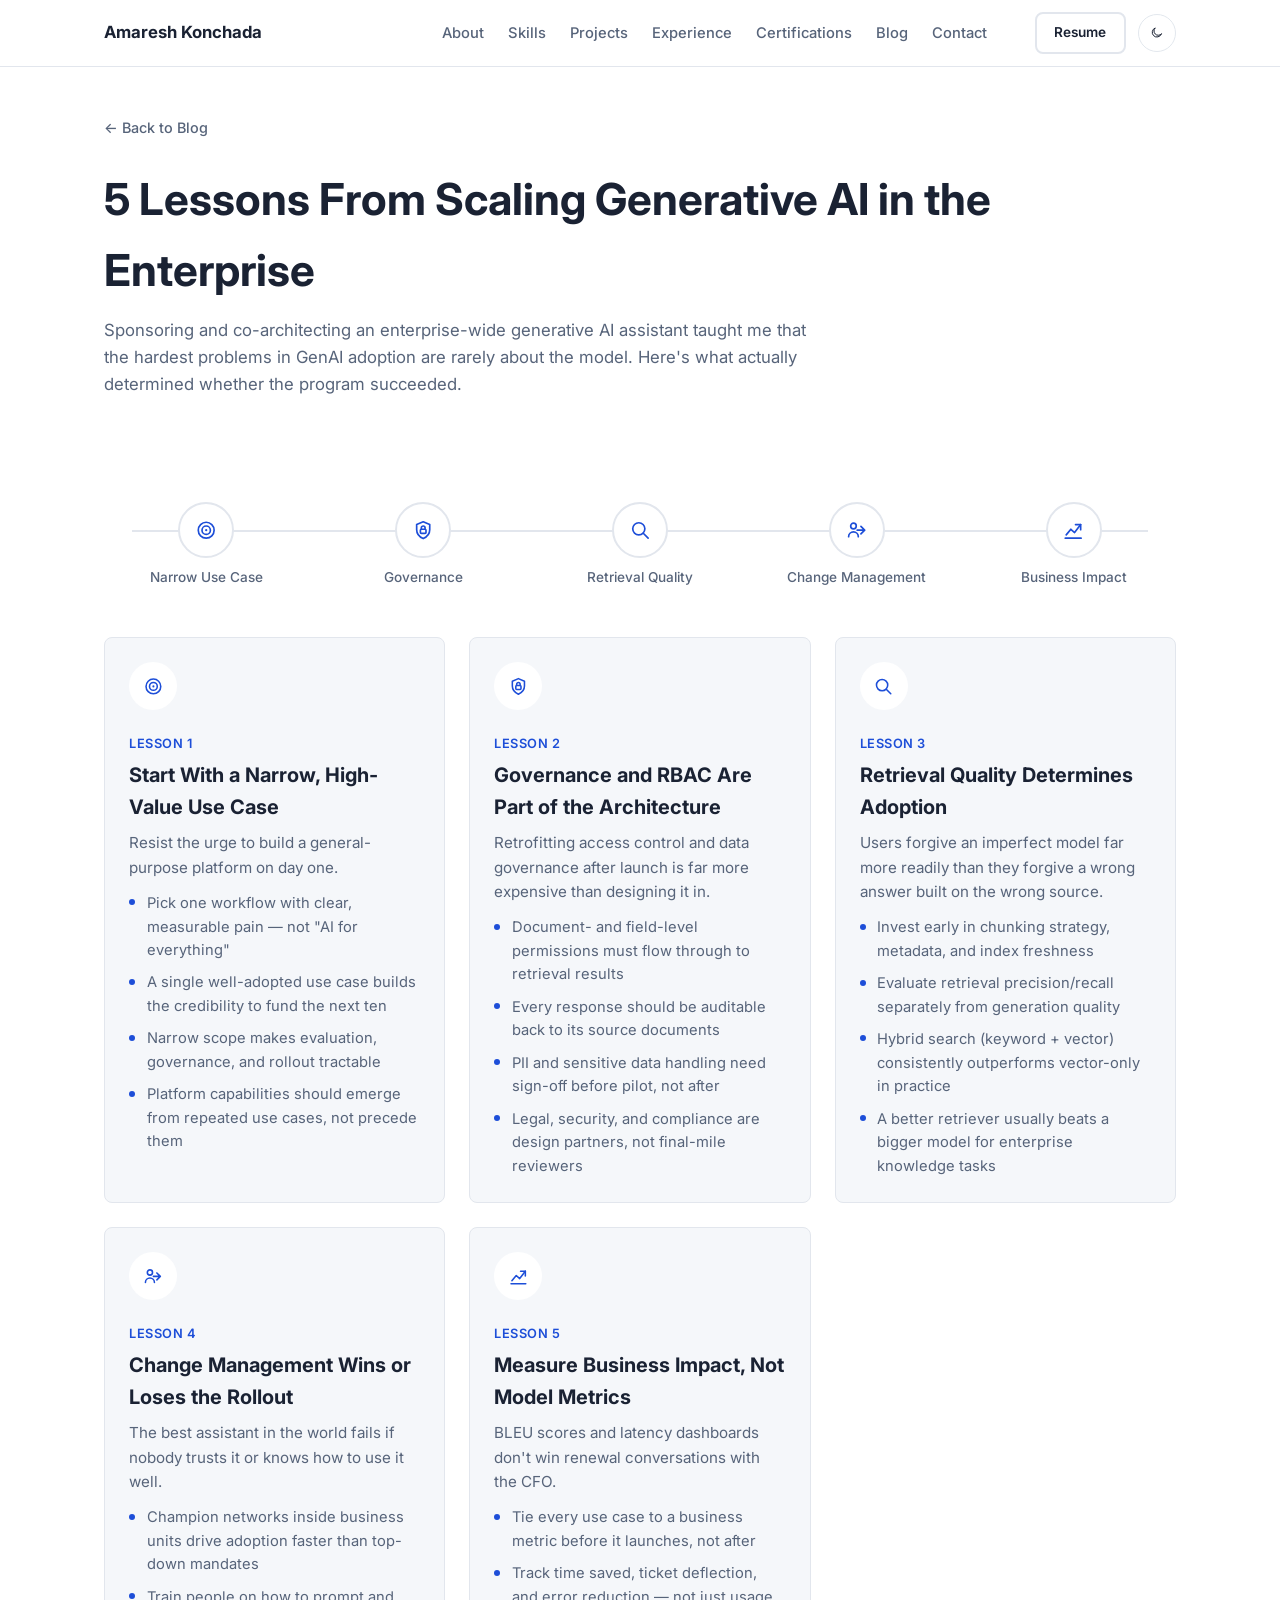
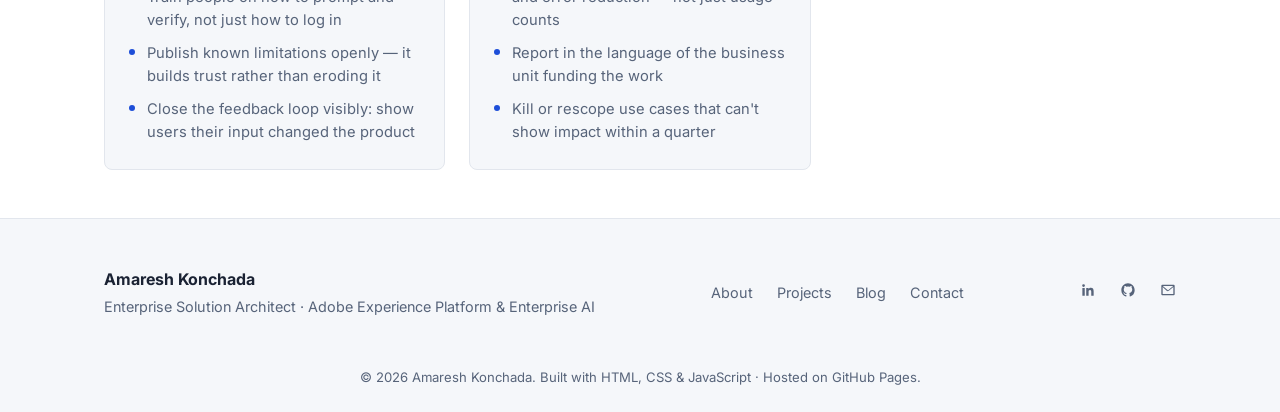
<file: genai-lessons.html>
<!DOCTYPE html>
<html lang="en">
<head>
  <meta charset="UTF-8">
  <meta name="viewport" content="width=device-width, initial-scale=1.0">
  <title>5 Lessons From Scaling Generative AI in the Enterprise | Amaresh Konchada</title>
  <meta name="description" content="Amaresh Konchada on what actually determines whether an enterprise generative AI program succeeds — from scoping the first use case to why retrieval quality matters more than model choice.">

  <!-- Open Graph -->
  <meta property="og:title" content="5 Lessons From Scaling Generative AI in the Enterprise | Amaresh Konchada">
  <meta property="og:description" content="What actually determines whether an enterprise GenAI program succeeds.">
  <meta property="og:type" content="article">
  <!-- TODO: add og:url and <link rel="canonical"> once the GitHub Pages / custom domain URL is finalized -->

  <link rel="icon" href="assets/favicon.svg" type="image/svg+xml">

  <link rel="preconnect" href="https://fonts.googleapis.com">
  <link rel="preconnect" href="https://fonts.gstatic.com" crossorigin>
  <link href="https://fonts.googleapis.com/css2?family=Inter:wght@400;500;600;700;800&display=swap" rel="stylesheet">

  <link rel="stylesheet" href="styles/style.css">
</head>
<body>

  <a href="#main" class="skip-link">Skip to main content</a>

  <svg class="icon-sprite" aria-hidden="true">
    <symbol id="icon-menu" viewBox="0 0 24 24"><g fill="none" stroke="currentColor" stroke-width="1.8" stroke-linecap="round"><line x1="3" y1="6" x2="21" y2="6"/><line x1="3" y1="12" x2="21" y2="12"/><line x1="3" y1="18" x2="21" y2="18"/></g></symbol>
    <symbol id="icon-sun" viewBox="0 0 24 24"><g fill="none" stroke="currentColor" stroke-width="1.8" stroke-linecap="round"><circle cx="12" cy="12" r="4.2"/><line x1="12" y1="1.5" x2="12" y2="4"/><line x1="12" y1="20" x2="12" y2="22.5"/><line x1="1.5" y1="12" x2="4" y2="12"/><line x1="20" y1="12" x2="22.5" y2="12"/><line x1="4.5" y1="4.5" x2="6.2" y2="6.2"/><line x1="17.8" y1="17.8" x2="19.5" y2="19.5"/><line x1="4.5" y1="19.5" x2="6.2" y2="17.8"/><line x1="17.8" y1="6.2" x2="19.5" y2="4.5"/></g></symbol>
    <symbol id="icon-moon" viewBox="0 0 24 24"><path fill="none" stroke="currentColor" stroke-width="1.8" stroke-linecap="round" stroke-linejoin="round" d="M20.5 14.5A8.5 8.5 0 1 1 9.5 3.5a7 7 0 0 0 11 11z"/></symbol>
    <symbol id="icon-mail" viewBox="0 0 24 24"><path fill="currentColor" d="M2 5.5A1.5 1.5 0 0 1 3.5 4h17A1.5 1.5 0 0 1 22 5.5v13a1.5 1.5 0 0 1-1.5 1.5h-17A1.5 1.5 0 0 1 2 18.5v-13zm2.2.5 7.55 6.29a.5.5 0 0 0 .5 0L19.8 6H4.2zM20 7.62l-6.77 5.64a2.5 2.5 0 0 1-3.2 0L4 7.62V18h16V7.62z"/></symbol>
    <symbol id="icon-linkedin" viewBox="0 0 24 24"><path fill="currentColor" d="M20.45 20.45h-3.56v-5.57c0-1.33-.02-3.03-1.85-3.03-1.85 0-2.14 1.45-2.14 2.94v5.66H9.34V9h3.42v1.56h.05c.48-.9 1.64-1.85 3.38-1.85 3.61 0 4.28 2.38 4.28 5.47v6.27zM5.34 7.43a2.07 2.07 0 1 1 0-4.14 2.07 2.07 0 0 1 0 4.14zM7.12 20.45H3.56V9h3.56v11.45z"/></symbol>
    <symbol id="icon-github" viewBox="0 0 24 24"><path fill="currentColor" d="M12 2C6.48 2 2 6.58 2 12.2c0 4.5 2.87 8.32 6.84 9.67.5.1.68-.22.68-.5v-1.94c-2.78.62-3.37-1.36-3.37-1.36-.46-1.2-1.11-1.52-1.11-1.52-.91-.64.07-.63.07-.63 1 .07 1.53 1.05 1.53 1.05.9 1.57 2.34 1.12 2.91.86.09-.66.35-1.12.64-1.38-2.22-.26-4.56-1.14-4.56-5.06 0-1.12.39-2.03 1.03-2.75-.1-.26-.45-1.3.1-2.71 0 0 .84-.28 2.75 1.05a9.3 9.3 0 0 1 5 0c1.9-1.33 2.74-1.05 2.74-1.05.56 1.41.21 2.45.1 2.71.65.72 1.03 1.63 1.03 2.75 0 3.93-2.34 4.79-4.57 5.05.36.32.68.94.68 1.9v2.82c0 .28.18.61.69.5A10.02 10.02 0 0 0 22 12.2C22 6.58 17.52 2 12 2z"/></symbol>

    <symbol id="icon-target" viewBox="0 0 24 24">
      <g fill="none" stroke="currentColor" stroke-width="1.8" stroke-linecap="round" stroke-linejoin="round">
        <circle cx="12" cy="12" r="8.5"/>
        <circle cx="12" cy="12" r="4.5"/>
        <circle cx="12" cy="12" r="1.2" fill="currentColor" stroke="none"/>
      </g>
    </symbol>
    <symbol id="icon-shield-lock" viewBox="0 0 24 24">
      <g fill="none" stroke="currentColor" stroke-width="1.8" stroke-linecap="round" stroke-linejoin="round">
        <path d="M12 3l7 3v5.5c0 4.5-3 7.7-7 9.5-4-1.8-7-5-7-9.5V6z"/>
        <rect x="9" y="11" width="6" height="4.5" rx="1"/>
        <path d="M10 11V9.5a2 2 0 0 1 4 0V11"/>
      </g>
    </symbol>
    <symbol id="icon-search" viewBox="0 0 24 24">
      <g fill="none" stroke="currentColor" stroke-width="1.8" stroke-linecap="round" stroke-linejoin="round">
        <circle cx="10.5" cy="10.5" r="6.5"/>
        <line x1="15.3" y1="15.3" x2="20.5" y2="20.5"/>
      </g>
    </symbol>
    <symbol id="icon-people-arrow" viewBox="0 0 24 24">
      <g fill="none" stroke="currentColor" stroke-width="1.8" stroke-linecap="round" stroke-linejoin="round">
        <circle cx="8" cy="7.5" r="3"/>
        <path d="M2.8 19a5.2 5.2 0 0 1 10.4 0"/>
        <path d="M16 8l4 4-4 4M20 12h-8"/>
      </g>
    </symbol>
    <symbol id="icon-chart-up" viewBox="0 0 24 24">
      <g fill="none" stroke="currentColor" stroke-width="1.8" stroke-linecap="round" stroke-linejoin="round">
        <path d="M3.5 20.5h17"/>
        <path d="M4.5 17l5-6 4 3.5L20 6"/>
        <path d="M14.5 6H20v5.5"/>
      </g>
    </symbol>
  </svg>

  <header class="site-header" id="siteHeader">
    <div class="container nav">
      <a href="index.html" class="nav__brand">Amaresh Konchada</a>

      <button class="nav__toggle" id="navToggle" aria-label="Toggle navigation menu" aria-expanded="false" aria-controls="navMenu">
        <svg class="icon" aria-hidden="true"><use href="#icon-menu"></use></svg>
      </button>

      <div class="nav__menu" id="navMenu">
        <ul class="nav__list">
          <li><a href="index.html#about" class="nav__link">About</a></li>
          <li><a href="index.html#skills" class="nav__link">Skills</a></li>
          <li><a href="index.html#projects" class="nav__link">Projects</a></li>
          <li><a href="index.html#experience" class="nav__link">Experience</a></li>
          <li><a href="index.html#certifications" class="nav__link">Certifications</a></li>
          <li><a href="index.html#blog" class="nav__link">Blog</a></li>
          <li><a href="index.html#contact" class="nav__link">Contact</a></li>
        </ul>
        <div class="nav__actions">
          <a href="resume/resume.html" target="_blank" rel="noopener noreferrer" class="btn btn--secondary btn--sm">Resume</a>
          <button class="theme-toggle" id="themeToggle" aria-label="Toggle dark mode" aria-pressed="false">
            <svg class="icon" aria-hidden="true"><use href="#icon-moon"></use></svg>
          </button>
        </div>
      </div>
    </div>
  </header>

  <main id="main">
    <div class="container">

      <header class="page-header">
        <a href="index.html#blog" class="back-link">&larr; Back to Blog</a>
        <h1 class="page-header__title">5 Lessons From Scaling Generative AI in the Enterprise</h1>
        <p class="page-header__subtitle">
          Sponsoring and co-architecting an enterprise-wide generative AI assistant taught me that
          the hardest problems in GenAI adoption are rarely about the model. Here's what actually
          determined whether the program succeeded.
        </p>
      </header>

      <nav class="framework-diagram" aria-label="Jump to a lesson">
        <a href="#lesson-scope" class="framework-diagram__node">
          <span class="framework-diagram__icon"><svg class="icon" aria-hidden="true"><use href="#icon-target"></use></svg></span>
          <span class="framework-diagram__label">Narrow Use Case</span>
        </a>
        <a href="#lesson-governance" class="framework-diagram__node">
          <span class="framework-diagram__icon"><svg class="icon" aria-hidden="true"><use href="#icon-shield-lock"></use></svg></span>
          <span class="framework-diagram__label">Governance</span>
        </a>
        <a href="#lesson-retrieval" class="framework-diagram__node">
          <span class="framework-diagram__icon"><svg class="icon" aria-hidden="true"><use href="#icon-search"></use></svg></span>
          <span class="framework-diagram__label">Retrieval Quality</span>
        </a>
        <a href="#lesson-change" class="framework-diagram__node">
          <span class="framework-diagram__icon"><svg class="icon" aria-hidden="true"><use href="#icon-people-arrow"></use></svg></span>
          <span class="framework-diagram__label">Change Management</span>
        </a>
        <a href="#lesson-impact" class="framework-diagram__node">
          <span class="framework-diagram__icon"><svg class="icon" aria-hidden="true"><use href="#icon-chart-up"></use></svg></span>
          <span class="framework-diagram__label">Business Impact</span>
        </a>
      </nav>

      <section class="pillars-grid" aria-label="The five lessons in detail">

        <article class="card pillar-card" id="lesson-scope">
          <div class="pillar-card__icon"><svg class="icon" aria-hidden="true"><use href="#icon-target"></use></svg></div>
          <p class="pillar-card__eyebrow">Lesson 1</p>
          <h2 class="pillar-card__title">Start With a Narrow, High-Value Use Case</h2>
          <p class="pillar-card__summary">Resist the urge to build a general-purpose platform on day one.</p>
          <ul class="pillar-card__list">
            <li>Pick one workflow with clear, measurable pain — not "AI for everything"</li>
            <li>A single well-adopted use case builds the credibility to fund the next ten</li>
            <li>Narrow scope makes evaluation, governance, and rollout tractable</li>
            <li>Platform capabilities should emerge from repeated use cases, not precede them</li>
          </ul>
        </article>

        <article class="card pillar-card" id="lesson-governance">
          <div class="pillar-card__icon"><svg class="icon" aria-hidden="true"><use href="#icon-shield-lock"></use></svg></div>
          <p class="pillar-card__eyebrow">Lesson 2</p>
          <h2 class="pillar-card__title">Governance and RBAC Are Part of the Architecture</h2>
          <p class="pillar-card__summary">Retrofitting access control and data governance after launch is far more expensive than designing it in.</p>
          <ul class="pillar-card__list">
            <li>Document- and field-level permissions must flow through to retrieval results</li>
            <li>Every response should be auditable back to its source documents</li>
            <li>PII and sensitive data handling need sign-off before pilot, not after</li>
            <li>Legal, security, and compliance are design partners, not final-mile reviewers</li>
          </ul>
        </article>

        <article class="card pillar-card" id="lesson-retrieval">
          <div class="pillar-card__icon"><svg class="icon" aria-hidden="true"><use href="#icon-search"></use></svg></div>
          <p class="pillar-card__eyebrow">Lesson 3</p>
          <h2 class="pillar-card__title">Retrieval Quality Determines Adoption</h2>
          <p class="pillar-card__summary">Users forgive an imperfect model far more readily than they forgive a wrong answer built on the wrong source.</p>
          <ul class="pillar-card__list">
            <li>Invest early in chunking strategy, metadata, and index freshness</li>
            <li>Evaluate retrieval precision/recall separately from generation quality</li>
            <li>Hybrid search (keyword + vector) consistently outperforms vector-only in practice</li>
            <li>A better retriever usually beats a bigger model for enterprise knowledge tasks</li>
          </ul>
        </article>

        <article class="card pillar-card" id="lesson-change">
          <div class="pillar-card__icon"><svg class="icon" aria-hidden="true"><use href="#icon-people-arrow"></use></svg></div>
          <p class="pillar-card__eyebrow">Lesson 4</p>
          <h2 class="pillar-card__title">Change Management Wins or Loses the Rollout</h2>
          <p class="pillar-card__summary">The best assistant in the world fails if nobody trusts it or knows how to use it well.</p>
          <ul class="pillar-card__list">
            <li>Champion networks inside business units drive adoption faster than top-down mandates</li>
            <li>Train people on how to prompt and verify, not just how to log in</li>
            <li>Publish known limitations openly — it builds trust rather than eroding it</li>
            <li>Close the feedback loop visibly: show users their input changed the product</li>
          </ul>
        </article>

        <article class="card pillar-card" id="lesson-impact">
          <div class="pillar-card__icon"><svg class="icon" aria-hidden="true"><use href="#icon-chart-up"></use></svg></div>
          <p class="pillar-card__eyebrow">Lesson 5</p>
          <h2 class="pillar-card__title">Measure Business Impact, Not Model Metrics</h2>
          <p class="pillar-card__summary">BLEU scores and latency dashboards don't win renewal conversations with the CFO.</p>
          <ul class="pillar-card__list">
            <li>Tie every use case to a business metric before it launches, not after</li>
            <li>Track time saved, ticket deflection, and error reduction — not just usage counts</li>
            <li>Report in the language of the business unit funding the work</li>
            <li>Kill or rescope use cases that can't show impact within a quarter</li>
          </ul>
        </article>

      </section>

    </div>
  </main>

  <footer class="site-footer">
    <div class="container site-footer__grid">
      <div>
        <p class="site-footer__name">Amaresh Konchada</p>
        <p class="site-footer__tagline">Enterprise Solution Architect · Adobe Experience Platform &amp; Enterprise AI</p>
      </div>

      <ul class="site-footer__links">
        <li><a href="index.html#about">About</a></li>
        <li><a href="index.html#projects">Projects</a></li>
        <li><a href="index.html#blog">Blog</a></li>
        <li><a href="index.html#contact">Contact</a></li>
      </ul>

      <ul class="hero__socials site-footer__socials" aria-label="Social links">
        <li>
          <a href="https://www.linkedin.com/in/amaresh-k-6640181b/" target="_blank" rel="noopener noreferrer" aria-label="Amaresh Konchada on LinkedIn">
            <svg class="icon" width="20" height="20" aria-hidden="true"><use href="#icon-linkedin"></use></svg>
          </a>
        </li>
        <li>
          <a href="https://github.com/amareshsubudhi" target="_blank" rel="noopener noreferrer" aria-label="Amaresh Konchada on GitHub">
            <svg class="icon" width="20" height="20" aria-hidden="true"><use href="#icon-github"></use></svg>
          </a>
        </li>
        <li>
          <a href="mailto:amareshsubudhi@gmail.com" aria-label="Email Amaresh Konchada">
            <svg class="icon" width="20" height="20" aria-hidden="true"><use href="#icon-mail"></use></svg>
          </a>
        </li>
      </ul>
    </div>
    <p class="site-footer__copy">© <span id="year">2026</span> Amaresh Konchada. Built with HTML, CSS &amp; JavaScript · Hosted on GitHub Pages.</p>
  </footer>

  <script src="scripts/main.js" defer></script>
</body>
</html>
</file>
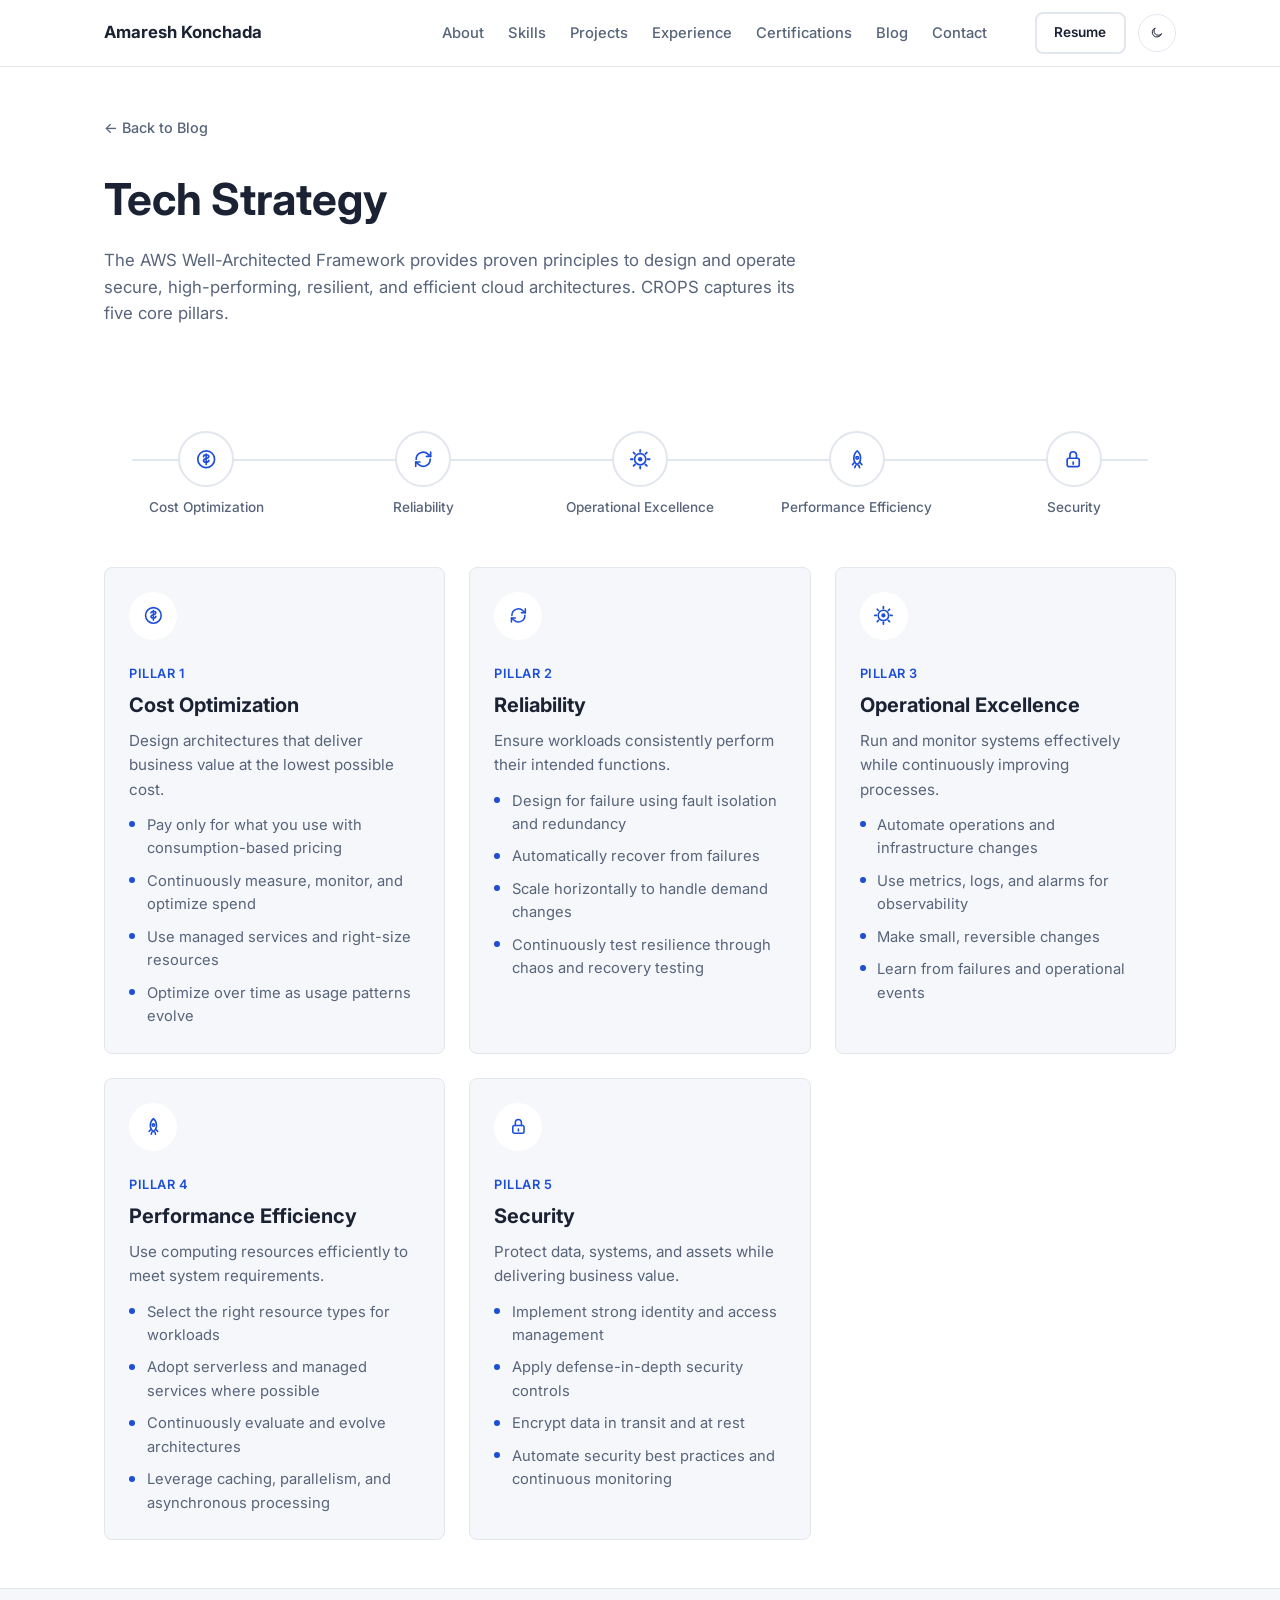
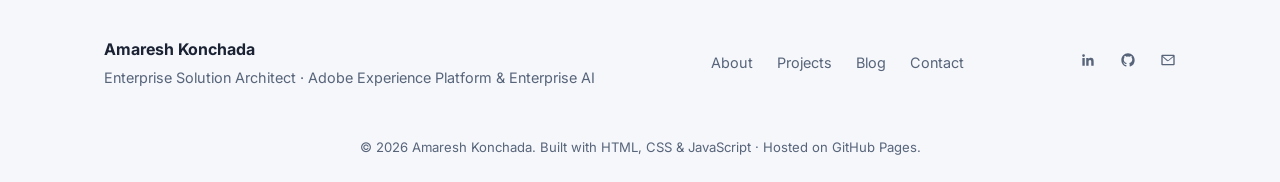
<file: tech-strategy.html>
<!DOCTYPE html>
<html lang="en">
<head>
  <meta charset="UTF-8">
  <meta name="viewport" content="width=device-width, initial-scale=1.0">
  <title>Tech Strategy | Amaresh Konchada</title>
  <meta name="description" content="Amaresh Konchada's tech strategy, grounded in the AWS Well-Architected Framework's five pillars: Cost Optimization, Reliability, Operational Excellence, Performance Efficiency, and Security.">

  <!-- Open Graph -->
  <meta property="og:title" content="Tech Strategy | Amaresh Konchada">
  <meta property="og:description" content="The AWS Well-Architected Framework's five pillars, applied: Cost Optimization, Reliability, Operational Excellence, Performance Efficiency, Security.">
  <meta property="og:type" content="website">
  <!-- TODO: add og:url and <link rel="canonical"> once the GitHub Pages / custom domain URL is finalized -->

  <link rel="icon" href="assets/favicon.svg" type="image/svg+xml">

  <!-- Fonts -->
  <link rel="preconnect" href="https://fonts.googleapis.com">
  <link rel="preconnect" href="https://fonts.gstatic.com" crossorigin>
  <link href="https://fonts.googleapis.com/css2?family=Inter:wght@400;500;600;700;800&display=swap" rel="stylesheet">

  <link rel="stylesheet" href="styles/style.css">
</head>
<body>

  <a href="#main" class="skip-link">Skip to main content</a>

  <!-- Icon sprite: referenced via <use> in the nav, diagram, pillar cards, and footer -->
  <svg class="icon-sprite" aria-hidden="true">
    <symbol id="icon-menu" viewBox="0 0 24 24"><g fill="none" stroke="currentColor" stroke-width="1.8" stroke-linecap="round"><line x1="3" y1="6" x2="21" y2="6"/><line x1="3" y1="12" x2="21" y2="12"/><line x1="3" y1="18" x2="21" y2="18"/></g></symbol>
    <symbol id="icon-sun" viewBox="0 0 24 24"><g fill="none" stroke="currentColor" stroke-width="1.8" stroke-linecap="round"><circle cx="12" cy="12" r="4.2"/><line x1="12" y1="1.5" x2="12" y2="4"/><line x1="12" y1="20" x2="12" y2="22.5"/><line x1="1.5" y1="12" x2="4" y2="12"/><line x1="20" y1="12" x2="22.5" y2="12"/><line x1="4.5" y1="4.5" x2="6.2" y2="6.2"/><line x1="17.8" y1="17.8" x2="19.5" y2="19.5"/><line x1="4.5" y1="19.5" x2="6.2" y2="17.8"/><line x1="17.8" y1="6.2" x2="19.5" y2="4.5"/></g></symbol>
    <symbol id="icon-moon" viewBox="0 0 24 24"><path fill="none" stroke="currentColor" stroke-width="1.8" stroke-linecap="round" stroke-linejoin="round" d="M20.5 14.5A8.5 8.5 0 1 1 9.5 3.5a7 7 0 0 0 11 11z"/></symbol>
    <symbol id="icon-mail" viewBox="0 0 24 24"><path fill="currentColor" d="M2 5.5A1.5 1.5 0 0 1 3.5 4h17A1.5 1.5 0 0 1 22 5.5v13a1.5 1.5 0 0 1-1.5 1.5h-17A1.5 1.5 0 0 1 2 18.5v-13zm2.2.5 7.55 6.29a.5.5 0 0 0 .5 0L19.8 6H4.2zM20 7.62l-6.77 5.64a2.5 2.5 0 0 1-3.2 0L4 7.62V18h16V7.62z"/></symbol>
    <symbol id="icon-linkedin" viewBox="0 0 24 24"><path fill="currentColor" d="M20.45 20.45h-3.56v-5.57c0-1.33-.02-3.03-1.85-3.03-1.85 0-2.14 1.45-2.14 2.94v5.66H9.34V9h3.42v1.56h.05c.48-.9 1.64-1.85 3.38-1.85 3.61 0 4.28 2.38 4.28 5.47v6.27zM5.34 7.43a2.07 2.07 0 1 1 0-4.14 2.07 2.07 0 0 1 0 4.14zM7.12 20.45H3.56V9h3.56v11.45z"/></symbol>
    <symbol id="icon-github" viewBox="0 0 24 24"><path fill="currentColor" d="M12 2C6.48 2 2 6.58 2 12.2c0 4.5 2.87 8.32 6.84 9.67.5.1.68-.22.68-.5v-1.94c-2.78.62-3.37-1.36-3.37-1.36-.46-1.2-1.11-1.52-1.11-1.52-.91-.64.07-.63.07-.63 1 .07 1.53 1.05 1.53 1.05.9 1.57 2.34 1.12 2.91.86.09-.66.35-1.12.64-1.38-2.22-.26-4.56-1.14-4.56-5.06 0-1.12.39-2.03 1.03-2.75-.1-.26-.45-1.3.1-2.71 0 0 .84-.28 2.75 1.05a9.3 9.3 0 0 1 5 0c1.9-1.33 2.74-1.05 2.74-1.05.56 1.41.21 2.45.1 2.71.65.72 1.03 1.63 1.03 2.75 0 3.93-2.34 4.79-4.57 5.05.36.32.68.94.68 1.9v2.82c0 .28.18.61.69.5A10.02 10.02 0 0 0 22 12.2C22 6.58 17.52 2 12 2z"/></symbol>
    <symbol id="icon-cost" viewBox="0 0 24 24">
      <g fill="none" stroke="currentColor" stroke-width="1.8" stroke-linecap="round" stroke-linejoin="round">
        <circle cx="12" cy="12" r="9"/>
        <path d="M12 6.5v11M9.2 9.3c0-1.2 1.1-2.1 2.8-2.1s2.8.8 2.8 1.9c0 1.2-1.1 1.7-2.8 2.1-1.7.4-2.8.9-2.8 2.1 0 1.1 1.1 1.9 2.8 1.9s2.8-.9 2.8-2.1"/>
      </g>
    </symbol>
    <symbol id="icon-reliability" viewBox="0 0 24 24">
      <g fill="none" stroke="currentColor" stroke-width="1.8" stroke-linecap="round" stroke-linejoin="round">
        <path d="M4.5 12a7.5 7.5 0 0 1 12.8-5.3L20 9"/>
        <path d="M20 4.5V9h-4.5"/>
        <path d="M19.5 12a7.5 7.5 0 0 1-12.8 5.3L4 15"/>
        <path d="M4 19.5V15h4.5"/>
      </g>
    </symbol>
    <symbol id="icon-operational-excellence" viewBox="0 0 24 24">
      <g fill="currentColor">
        <rect x="11" y="1" width="2" height="4" rx="1"/>
        <rect x="11" y="1" width="2" height="4" rx="1" transform="rotate(45 12 12)"/>
        <rect x="11" y="1" width="2" height="4" rx="1" transform="rotate(90 12 12)"/>
        <rect x="11" y="1" width="2" height="4" rx="1" transform="rotate(135 12 12)"/>
        <rect x="11" y="1" width="2" height="4" rx="1" transform="rotate(180 12 12)"/>
        <rect x="11" y="1" width="2" height="4" rx="1" transform="rotate(225 12 12)"/>
        <rect x="11" y="1" width="2" height="4" rx="1" transform="rotate(270 12 12)"/>
        <rect x="11" y="1" width="2" height="4" rx="1" transform="rotate(315 12 12)"/>
        <circle cx="12" cy="12" r="2.4"/>
      </g>
      <circle cx="12" cy="12" r="6" fill="none" stroke="currentColor" stroke-width="1.8"/>
    </symbol>
    <symbol id="icon-performance" viewBox="0 0 24 24">
      <g fill="none" stroke="currentColor" stroke-width="1.8" stroke-linecap="round" stroke-linejoin="round">
        <path d="M12 3c2.2 1.8 3.6 4.9 3.6 8 0 1.8-.5 3.2-1.3 4.5L12 18l-2.3-2.5C8.9 14.2 8.4 12.8 8.4 11c0-3.1 1.4-6.2 3.6-8z"/>
        <circle cx="12" cy="10.5" r="1.4"/>
        <path d="M9 15.5l-2 2.3M15 15.5l2 2.3M10.3 18.5l-.8 2.5M13.7 18.5l.8 2.5"/>
      </g>
    </symbol>
    <symbol id="icon-security" viewBox="0 0 24 24">
      <g fill="none" stroke="currentColor" stroke-width="1.8" stroke-linecap="round" stroke-linejoin="round">
        <rect x="5.5" y="11" width="13" height="9" rx="2"/>
        <path d="M8.5 11V7.5a3.5 3.5 0 0 1 7 0V11"/>
        <line x1="12" y1="15" x2="12" y2="17.2"/>
      </g>
    </symbol>
  </svg>

  <header class="site-header" id="siteHeader">
    <div class="container nav">
      <a href="index.html" class="nav__brand">Amaresh Konchada</a>

      <button class="nav__toggle" id="navToggle" aria-label="Toggle navigation menu" aria-expanded="false" aria-controls="navMenu">
        <svg class="icon" aria-hidden="true"><use href="#icon-menu"></use></svg>
      </button>

      <div class="nav__menu" id="navMenu">
        <ul class="nav__list">
          <li><a href="index.html#about" class="nav__link">About</a></li>
          <li><a href="index.html#skills" class="nav__link">Skills</a></li>
          <li><a href="index.html#projects" class="nav__link">Projects</a></li>
          <li><a href="index.html#experience" class="nav__link">Experience</a></li>
          <li><a href="index.html#certifications" class="nav__link">Certifications</a></li>
          <li><a href="index.html#blog" class="nav__link">Blog</a></li>
          <li><a href="index.html#contact" class="nav__link">Contact</a></li>
        </ul>
        <div class="nav__actions">
          <a href="resume/resume.html" target="_blank" rel="noopener noreferrer" class="btn btn--secondary btn--sm">Resume</a>
          <button class="theme-toggle" id="themeToggle" aria-label="Toggle dark mode" aria-pressed="false">
            <svg class="icon" aria-hidden="true"><use href="#icon-moon"></use></svg>
          </button>
        </div>
      </div>
    </div>
  </header>

  <main id="main">
    <div class="container">

      <header class="page-header">
        <a href="index.html#blog" class="back-link">&larr; Back to Blog</a>
        <h1 class="page-header__title">Tech Strategy</h1>
        <p class="page-header__subtitle">
          The AWS Well-Architected Framework provides proven principles to design and operate secure,
          high-performing, resilient, and efficient cloud architectures. CROPS captures its five core pillars.
        </p>
      </header>

      <nav class="framework-diagram" aria-label="Jump to a pillar">
        <a href="#pillar-cost" class="framework-diagram__node">
          <span class="framework-diagram__icon"><svg class="icon" aria-hidden="true"><use href="#icon-cost"></use></svg></span>
          <span class="framework-diagram__label">Cost Optimization</span>
        </a>
        <a href="#pillar-reliability" class="framework-diagram__node">
          <span class="framework-diagram__icon"><svg class="icon" aria-hidden="true"><use href="#icon-reliability"></use></svg></span>
          <span class="framework-diagram__label">Reliability</span>
        </a>
        <a href="#pillar-operational-excellence" class="framework-diagram__node">
          <span class="framework-diagram__icon"><svg class="icon" aria-hidden="true"><use href="#icon-operational-excellence"></use></svg></span>
          <span class="framework-diagram__label">Operational Excellence</span>
        </a>
        <a href="#pillar-performance" class="framework-diagram__node">
          <span class="framework-diagram__icon"><svg class="icon" aria-hidden="true"><use href="#icon-performance"></use></svg></span>
          <span class="framework-diagram__label">Performance Efficiency</span>
        </a>
        <a href="#pillar-security" class="framework-diagram__node">
          <span class="framework-diagram__icon"><svg class="icon" aria-hidden="true"><use href="#icon-security"></use></svg></span>
          <span class="framework-diagram__label">Security</span>
        </a>
      </nav>

      <section class="pillars-grid" aria-label="The five pillars in detail">

        <article class="card pillar-card" id="pillar-cost">
          <div class="pillar-card__icon"><svg class="icon" aria-hidden="true"><use href="#icon-cost"></use></svg></div>
          <p class="pillar-card__eyebrow">Pillar 1</p>
          <h2 class="pillar-card__title">Cost Optimization</h2>
          <p class="pillar-card__summary">Design architectures that deliver business value at the lowest possible cost.</p>
          <ul class="pillar-card__list">
            <li>Pay only for what you use with consumption-based pricing</li>
            <li>Continuously measure, monitor, and optimize spend</li>
            <li>Use managed services and right-size resources</li>
            <li>Optimize over time as usage patterns evolve</li>
          </ul>
        </article>

        <article class="card pillar-card" id="pillar-reliability">
          <div class="pillar-card__icon"><svg class="icon" aria-hidden="true"><use href="#icon-reliability"></use></svg></div>
          <p class="pillar-card__eyebrow">Pillar 2</p>
          <h2 class="pillar-card__title">Reliability</h2>
          <p class="pillar-card__summary">Ensure workloads consistently perform their intended functions.</p>
          <ul class="pillar-card__list">
            <li>Design for failure using fault isolation and redundancy</li>
            <li>Automatically recover from failures</li>
            <li>Scale horizontally to handle demand changes</li>
            <li>Continuously test resilience through chaos and recovery testing</li>
          </ul>
        </article>

        <article class="card pillar-card" id="pillar-operational-excellence">
          <div class="pillar-card__icon"><svg class="icon" aria-hidden="true"><use href="#icon-operational-excellence"></use></svg></div>
          <p class="pillar-card__eyebrow">Pillar 3</p>
          <h2 class="pillar-card__title">Operational Excellence</h2>
          <p class="pillar-card__summary">Run and monitor systems effectively while continuously improving processes.</p>
          <ul class="pillar-card__list">
            <li>Automate operations and infrastructure changes</li>
            <li>Use metrics, logs, and alarms for observability</li>
            <li>Make small, reversible changes</li>
            <li>Learn from failures and operational events</li>
          </ul>
        </article>

        <article class="card pillar-card" id="pillar-performance">
          <div class="pillar-card__icon"><svg class="icon" aria-hidden="true"><use href="#icon-performance"></use></svg></div>
          <p class="pillar-card__eyebrow">Pillar 4</p>
          <h2 class="pillar-card__title">Performance Efficiency</h2>
          <p class="pillar-card__summary">Use computing resources efficiently to meet system requirements.</p>
          <ul class="pillar-card__list">
            <li>Select the right resource types for workloads</li>
            <li>Adopt serverless and managed services where possible</li>
            <li>Continuously evaluate and evolve architectures</li>
            <li>Leverage caching, parallelism, and asynchronous processing</li>
          </ul>
        </article>

        <article class="card pillar-card" id="pillar-security">
          <div class="pillar-card__icon"><svg class="icon" aria-hidden="true"><use href="#icon-security"></use></svg></div>
          <p class="pillar-card__eyebrow">Pillar 5</p>
          <h2 class="pillar-card__title">Security</h2>
          <p class="pillar-card__summary">Protect data, systems, and assets while delivering business value.</p>
          <ul class="pillar-card__list">
            <li>Implement strong identity and access management</li>
            <li>Apply defense-in-depth security controls</li>
            <li>Encrypt data in transit and at rest</li>
            <li>Automate security best practices and continuous monitoring</li>
          </ul>
        </article>

      </section>

    </div>
  </main>

  <footer class="site-footer">
    <div class="container site-footer__grid">
      <div>
        <p class="site-footer__name">Amaresh Konchada</p>
        <p class="site-footer__tagline">Enterprise Solution Architect · Adobe Experience Platform &amp; Enterprise AI</p>
      </div>

      <ul class="site-footer__links">
        <li><a href="index.html#about">About</a></li>
        <li><a href="index.html#projects">Projects</a></li>
        <li><a href="index.html#blog">Blog</a></li>
        <li><a href="index.html#contact">Contact</a></li>
      </ul>

      <ul class="hero__socials site-footer__socials" aria-label="Social links">
        <li>
          <a href="https://www.linkedin.com/in/amaresh-k-6640181b/" target="_blank" rel="noopener noreferrer" aria-label="Amaresh Konchada on LinkedIn">
            <svg class="icon" width="20" height="20" aria-hidden="true"><use href="#icon-linkedin"></use></svg>
          </a>
        </li>
        <li>
          <a href="https://github.com/amareshsubudhi" target="_blank" rel="noopener noreferrer" aria-label="Amaresh Konchada on GitHub">
            <svg class="icon" width="20" height="20" aria-hidden="true"><use href="#icon-github"></use></svg>
          </a>
        </li>
        <li>
          <a href="mailto:amareshsubudhi@gmail.com" aria-label="Email Amaresh Konchada">
            <svg class="icon" width="20" height="20" aria-hidden="true"><use href="#icon-mail"></use></svg>
          </a>
        </li>
      </ul>
    </div>
    <p class="site-footer__copy">© <span id="year">2026</span> Amaresh Konchada. Built with HTML, CSS &amp; JavaScript · Hosted on GitHub Pages.</p>
  </footer>

  <script src="scripts/main.js" defer></script>
</body>
</html>
</file>
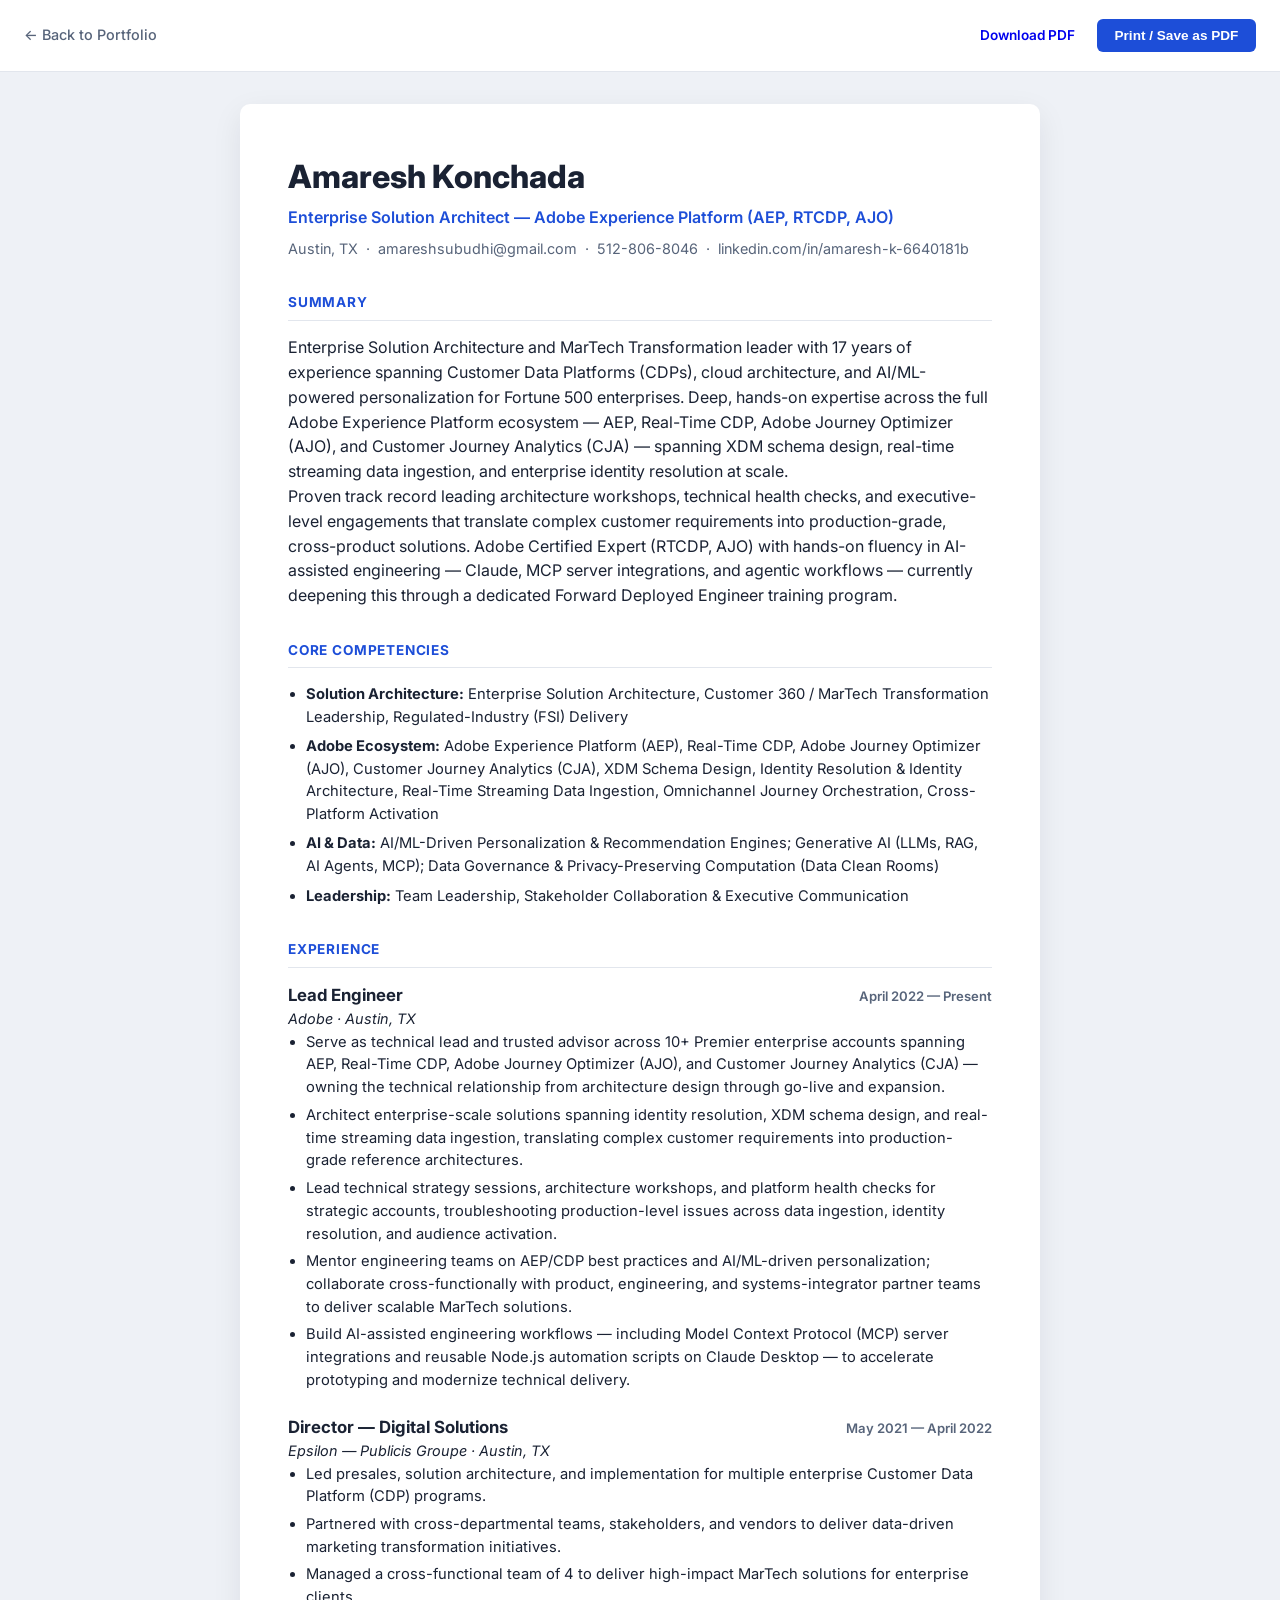
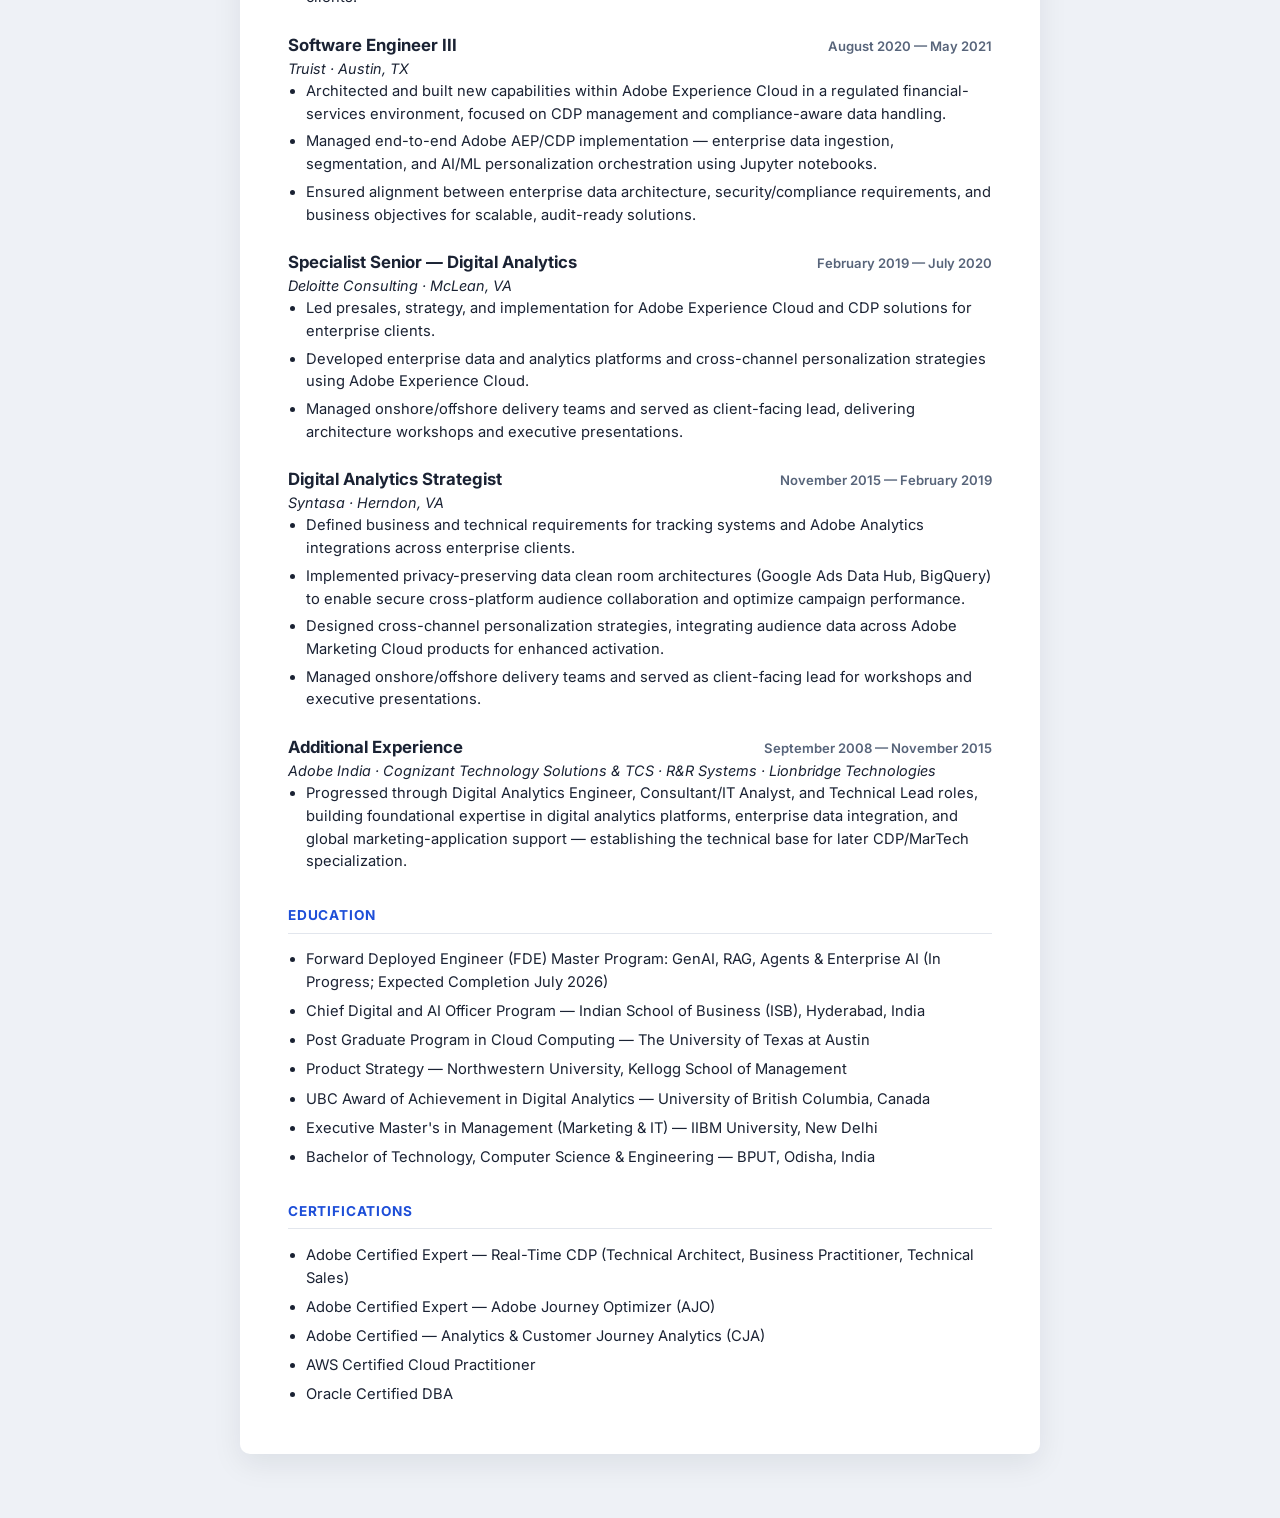
<file: resume/resume.html>
<!DOCTYPE html>
<html lang="en">
<head>
  <meta charset="UTF-8">
  <meta name="viewport" content="width=device-width, initial-scale=1.0">
  <title>Resume | Amaresh Konchada</title>
  <meta name="description" content="Resume of Amaresh Konchada — Enterprise Solution Architect with 17 years of experience across Adobe Experience Platform, Customer Data Platforms, and enterprise AI.">
  <link rel="icon" href="../assets/favicon.svg" type="image/svg+xml">
  <link rel="preconnect" href="https://fonts.googleapis.com">
  <link rel="preconnect" href="https://fonts.gstatic.com" crossorigin>
  <link href="https://fonts.googleapis.com/css2?family=Inter:wght@400;500;600;700;800&display=swap" rel="stylesheet">
  <link rel="stylesheet" href="resume.css">
</head>
<body>

  <div class="resume-toolbar no-print">
    <a href="../index.html" class="back-link">&larr; Back to Portfolio</a>
    <div>
      <a href="Amaresh_Konchada_Resume.pdf" download class="btn btn--secondary btn--sm">Download PDF</a>
      <button onclick="window.print()" class="btn btn--primary btn--sm">Print / Save as PDF</button>
    </div>
  </div>

  <main class="resume">
    <header class="resume__header">
      <h1>Amaresh Konchada</h1>
      <p class="resume__title">Enterprise Solution Architect — Adobe Experience Platform (AEP, RTCDP, AJO)</p>
      <p class="resume__contact">
        Austin, TX &nbsp;·&nbsp;
        amareshsubudhi@gmail.com &nbsp;·&nbsp;
        512-806-8046 &nbsp;·&nbsp;
        linkedin.com/in/amaresh-k-6640181b
      </p>
    </header>

    <section class="resume__section">
      <h2>Summary</h2>
      <p>
        Enterprise Solution Architecture and MarTech Transformation leader with 17 years of
        experience spanning Customer Data Platforms (CDPs), cloud architecture, and
        AI/ML-powered personalization for Fortune 500 enterprises. Deep, hands-on expertise
        across the full Adobe Experience Platform ecosystem — AEP, Real-Time CDP, Adobe Journey
        Optimizer (AJO), and Customer Journey Analytics (CJA) — spanning XDM schema design,
        real-time streaming data ingestion, and enterprise identity resolution at scale.
      </p>
      <p>
        Proven track record leading architecture workshops, technical health checks, and
        executive-level engagements that translate complex customer requirements into
        production-grade, cross-product solutions. Adobe Certified Expert (RTCDP, AJO) with
        hands-on fluency in AI-assisted engineering — Claude, MCP server integrations, and
        agentic workflows — currently deepening this through a dedicated Forward Deployed
        Engineer training program.
      </p>
    </section>

    <section class="resume__section">
      <h2>Core Competencies</h2>
      <ul class="resume__skills">
        <li><strong>Solution Architecture:</strong> Enterprise Solution Architecture, Customer 360 / MarTech Transformation Leadership, Regulated-Industry (FSI) Delivery</li>
        <li><strong>Adobe Ecosystem:</strong> Adobe Experience Platform (AEP), Real-Time CDP, Adobe Journey Optimizer (AJO), Customer Journey Analytics (CJA), XDM Schema Design, Identity Resolution &amp; Identity Architecture, Real-Time Streaming Data Ingestion, Omnichannel Journey Orchestration, Cross-Platform Activation</li>
        <li><strong>AI &amp; Data:</strong> AI/ML-Driven Personalization &amp; Recommendation Engines; Generative AI (LLMs, RAG, AI Agents, MCP); Data Governance &amp; Privacy-Preserving Computation (Data Clean Rooms)</li>
        <li><strong>Leadership:</strong> Team Leadership, Stakeholder Collaboration &amp; Executive Communication</li>
      </ul>
    </section>

    <section class="resume__section">
      <h2>Experience</h2>

      <article class="resume__job">
        <div class="resume__job-head">
          <h3>Lead Engineer</h3>
          <span>April 2022 — Present</span>
        </div>
        <p class="resume__org">Adobe · Austin, TX</p>
        <ul>
          <li>Serve as technical lead and trusted advisor across 10+ Premier enterprise accounts spanning AEP, Real-Time CDP, Adobe Journey Optimizer (AJO), and Customer Journey Analytics (CJA) — owning the technical relationship from architecture design through go-live and expansion.</li>
          <li>Architect enterprise-scale solutions spanning identity resolution, XDM schema design, and real-time streaming data ingestion, translating complex customer requirements into production-grade reference architectures.</li>
          <li>Lead technical strategy sessions, architecture workshops, and platform health checks for strategic accounts, troubleshooting production-level issues across data ingestion, identity resolution, and audience activation.</li>
          <li>Mentor engineering teams on AEP/CDP best practices and AI/ML-driven personalization; collaborate cross-functionally with product, engineering, and systems-integrator partner teams to deliver scalable MarTech solutions.</li>
          <li>Build AI-assisted engineering workflows — including Model Context Protocol (MCP) server integrations and reusable Node.js automation scripts on Claude Desktop — to accelerate prototyping and modernize technical delivery.</li>
        </ul>
      </article>

      <article class="resume__job">
        <div class="resume__job-head">
          <h3>Director — Digital Solutions</h3>
          <span>May 2021 — April 2022</span>
        </div>
        <p class="resume__org">Epsilon — Publicis Groupe · Austin, TX</p>
        <ul>
          <li>Led presales, solution architecture, and implementation for multiple enterprise Customer Data Platform (CDP) programs.</li>
          <li>Partnered with cross-departmental teams, stakeholders, and vendors to deliver data-driven marketing transformation initiatives.</li>
          <li>Managed a cross-functional team of 4 to deliver high-impact MarTech solutions for enterprise clients.</li>
        </ul>
      </article>

      <article class="resume__job">
        <div class="resume__job-head">
          <h3>Software Engineer III</h3>
          <span>August 2020 — May 2021</span>
        </div>
        <p class="resume__org">Truist · Austin, TX</p>
        <ul>
          <li>Architected and built new capabilities within Adobe Experience Cloud in a regulated financial-services environment, focused on CDP management and compliance-aware data handling.</li>
          <li>Managed end-to-end Adobe AEP/CDP implementation — enterprise data ingestion, segmentation, and AI/ML personalization orchestration using Jupyter notebooks.</li>
          <li>Ensured alignment between enterprise data architecture, security/compliance requirements, and business objectives for scalable, audit-ready solutions.</li>
        </ul>
      </article>

      <article class="resume__job">
        <div class="resume__job-head">
          <h3>Specialist Senior — Digital Analytics</h3>
          <span>February 2019 — July 2020</span>
        </div>
        <p class="resume__org">Deloitte Consulting · McLean, VA</p>
        <ul>
          <li>Led presales, strategy, and implementation for Adobe Experience Cloud and CDP solutions for enterprise clients.</li>
          <li>Developed enterprise data and analytics platforms and cross-channel personalization strategies using Adobe Experience Cloud.</li>
          <li>Managed onshore/offshore delivery teams and served as client-facing lead, delivering architecture workshops and executive presentations.</li>
        </ul>
      </article>

      <article class="resume__job">
        <div class="resume__job-head">
          <h3>Digital Analytics Strategist</h3>
          <span>November 2015 — February 2019</span>
        </div>
        <p class="resume__org">Syntasa · Herndon, VA</p>
        <ul>
          <li>Defined business and technical requirements for tracking systems and Adobe Analytics integrations across enterprise clients.</li>
          <li>Implemented privacy-preserving data clean room architectures (Google Ads Data Hub, BigQuery) to enable secure cross-platform audience collaboration and optimize campaign performance.</li>
          <li>Designed cross-channel personalization strategies, integrating audience data across Adobe Marketing Cloud products for enhanced activation.</li>
          <li>Managed onshore/offshore delivery teams and served as client-facing lead for workshops and executive presentations.</li>
        </ul>
      </article>

      <article class="resume__job">
        <div class="resume__job-head">
          <h3>Additional Experience</h3>
          <span>September 2008 — November 2015</span>
        </div>
        <p class="resume__org">Adobe India · Cognizant Technology Solutions &amp; TCS · R&amp;R Systems · Lionbridge Technologies</p>
        <ul>
          <li>Progressed through Digital Analytics Engineer, Consultant/IT Analyst, and Technical Lead roles, building foundational expertise in digital analytics platforms, enterprise data integration, and global marketing-application support — establishing the technical base for later CDP/MarTech specialization.</li>
        </ul>
      </article>
    </section>

    <section class="resume__section">
      <h2>Education</h2>
      <ul class="resume__inline-list">
        <li>Forward Deployed Engineer (FDE) Master Program: GenAI, RAG, Agents &amp; Enterprise AI (In Progress; Expected Completion July 2026)</li>
        <li>Chief Digital and AI Officer Program — Indian School of Business (ISB), Hyderabad, India</li>
        <li>Post Graduate Program in Cloud Computing — The University of Texas at Austin</li>
        <li>Product Strategy — Northwestern University, Kellogg School of Management</li>
        <li>UBC Award of Achievement in Digital Analytics — University of British Columbia, Canada</li>
        <li>Executive Master's in Management (Marketing &amp; IT) — IIBM University, New Delhi</li>
        <li>Bachelor of Technology, Computer Science &amp; Engineering — BPUT, Odisha, India</li>
      </ul>
    </section>

    <section class="resume__section">
      <h2>Certifications</h2>
      <ul class="resume__inline-list">
        <li>Adobe Certified Expert — Real-Time CDP (Technical Architect, Business Practitioner, Technical Sales)</li>
        <li>Adobe Certified Expert — Adobe Journey Optimizer (AJO)</li>
        <li>Adobe Certified — Analytics &amp; Customer Journey Analytics (CJA)</li>
        <li>AWS Certified Cloud Practitioner</li>
        <li>Oracle Certified DBA</li>
      </ul>
    </section>
  </main>

</body>
</html>
</file>
<file: styles/style.css>
/* ==========================================================================
   Variables
   ========================================================================== */
:root {
  /* Colors — light theme (default) */
  --color-bg: #ffffff;
  --color-surface: #f5f7fa;
  --color-text: #1a2233;
  --color-text-muted: #57647a;
  --color-primary: #1d4ed8;
  --color-primary-hover: #1e40af;
  --color-border: #e2e6ed;

  /* Typography */
  --font-base: 'Inter', -apple-system, BlinkMacSystemFont, 'Segoe UI', sans-serif;

  /* Spacing */
  --space-sm: 0.75rem;
  --space-md: 1.5rem;
  --space-lg: 3rem;
  --space-xl: 5rem;

  /* Misc */
  --radius: 8px;
  --transition: 0.2s ease;
  --container-width: 1120px;
}

[data-theme="dark"] {
  --color-bg: #0f1420;
  --color-surface: #171d2c;
  --color-text: #e8ecf3;
  --color-text-muted: #9aa5b8;
  --color-primary: #5b8def;
  --color-primary-hover: #7ba3f2;
  --color-border: #2a3244;
}

/* ==========================================================================
   Global
   ========================================================================== */
*,
*::before,
*::after {
  box-sizing: border-box;
}

body {
  margin: 0;
  font-family: var(--font-base);
  color: var(--color-text);
  background-color: var(--color-bg);
  line-height: 1.6;
  -webkit-font-smoothing: antialiased;
}

h1,
h2,
p {
  margin: 0;
}

a {
  color: inherit;
  text-decoration: none;
}

ul {
  margin: 0;
}

.container {
  width: 100%;
  max-width: var(--container-width);
  margin-inline: auto;
  padding-inline: var(--space-md);
}

.icon-sprite {
  display: none;
}

.icon {
  width: 1em;
  height: 1em;
  display: inline-block;
}

/* ==========================================================================
   Hero
   ========================================================================== */
.hero {
  min-height: 100svh;
  display: flex;
  align-items: center;
}

.hero__container {
  display: flex;
  flex-direction: column;
  align-items: flex-start;
  gap: var(--space-sm);
}

.hero__eyebrow {
  font-size: 1rem;
  font-weight: 500;
  color: var(--color-primary);
}

.hero__name {
  font-size: clamp(2.25rem, 5vw, 3.5rem);
  font-weight: 700;
  line-height: 1.15;
}

.hero__title {
  font-size: clamp(1.1rem, 2.5vw, 1.5rem);
  font-weight: 500;
  color: var(--color-text-muted);
}

.hero__tagline {
  max-width: 42ch;
  font-size: 1.05rem;
  color: var(--color-text-muted);
  margin-top: var(--space-sm);
}

.hero__cta {
  display: flex;
  flex-wrap: wrap;
  gap: var(--space-sm);
  margin-top: var(--space-md);
}

.hero__socials {
  display: flex;
  gap: var(--space-md);
  list-style: none;
  padding: 0;
  margin-top: var(--space-lg);
}

.hero__socials a {
  display: inline-flex;
  color: var(--color-text-muted);
  transition: color var(--transition);
}

.hero__socials a:hover,
.hero__socials a:focus-visible {
  color: var(--color-primary);
}

/* ==========================================================================
   Buttons
   ========================================================================== */
.btn {
  display: inline-block;
  padding: 0.75rem 1.75rem;
  border-radius: var(--radius);
  font-weight: 600;
  font-size: 0.95rem;
  border: 2px solid transparent;
  transition: background-color var(--transition), color var(--transition), border-color var(--transition);
}

.btn--primary {
  background-color: var(--color-primary);
  color: #ffffff;
}

.btn--primary:hover,
.btn--primary:focus-visible {
  background-color: var(--color-primary-hover);
}

.btn--secondary {
  border-color: var(--color-border);
  color: var(--color-text);
}

.btn--secondary:hover,
.btn--secondary:focus-visible {
  border-color: var(--color-primary);
  color: var(--color-primary);
}

/* ==========================================================================
   Page Header (standalone pages)
   ========================================================================== */
.page-header {
  padding-block: var(--space-lg) var(--space-md);
}

.back-link {
  display: inline-flex;
  align-items: center;
  gap: 0.4rem;
  color: var(--color-text-muted);
  font-size: 0.9rem;
  font-weight: 500;
  transition: color var(--transition);
}

.back-link:hover,
.back-link:focus-visible {
  color: var(--color-primary);
}

.page-header__title {
  font-size: clamp(2rem, 4vw, 2.75rem);
  font-weight: 700;
  margin-top: var(--space-md);
}

.page-header__subtitle {
  max-width: 65ch;
  margin-top: var(--space-sm);
  font-size: 1.05rem;
  color: var(--color-text-muted);
}

/* ==========================================================================
   Framework Diagram
   ========================================================================== */
.framework-diagram {
  position: relative;
  display: flex;
  justify-content: space-between;
  gap: var(--space-sm);
  margin-block: var(--space-xl) var(--space-lg);
}

.framework-diagram::before {
  content: '';
  position: absolute;
  top: 28px;
  left: 28px;
  right: 28px;
  height: 2px;
  background-color: var(--color-border);
  z-index: 0;
}

.framework-diagram__node {
  position: relative;
  z-index: 1;
  display: flex;
  flex-direction: column;
  align-items: center;
  gap: 0.6rem;
  text-align: center;
  width: 100%;
  color: var(--color-text);
}

.framework-diagram__icon {
  display: flex;
  align-items: center;
  justify-content: center;
  width: 56px;
  height: 56px;
  border-radius: 50%;
  background-color: var(--color-bg);
  border: 2px solid var(--color-border);
  color: var(--color-primary);
  font-size: 1.4rem;
  transition: border-color var(--transition), color var(--transition);
}

.framework-diagram__node:hover .framework-diagram__icon,
.framework-diagram__node:focus-visible .framework-diagram__icon {
  border-color: var(--color-primary);
}

.framework-diagram__label {
  font-size: 0.85rem;
  font-weight: 500;
  color: var(--color-text-muted);
}

/* ==========================================================================
   Cards
   ========================================================================== */
.card {
  background-color: var(--color-surface);
  border: 1px solid var(--color-border);
  border-radius: var(--radius);
  padding: var(--space-md);
}

.pillars-grid {
  display: grid;
  grid-template-columns: repeat(auto-fit, minmax(260px, 1fr));
  gap: var(--space-md);
  margin-block: var(--space-lg);
}

.pillar-card__icon {
  display: flex;
  align-items: center;
  justify-content: center;
  width: 48px;
  height: 48px;
  border-radius: 50%;
  background-color: var(--color-bg);
  color: var(--color-primary);
  font-size: 1.3rem;
}

.pillar-card__eyebrow {
  margin-top: var(--space-md);
  font-size: 0.8rem;
  font-weight: 600;
  letter-spacing: 0.04em;
  text-transform: uppercase;
  color: var(--color-primary);
}

.pillar-card__title {
  font-size: 1.25rem;
  font-weight: 700;
  margin-top: 0.3rem;
}

.pillar-card__summary {
  margin-top: 0.5rem;
  color: var(--color-text-muted);
  font-size: 0.95rem;
}

.pillar-card__list {
  list-style: none;
  padding: 0;
  margin-top: var(--space-sm);
  display: flex;
  flex-direction: column;
  gap: 0.55rem;
}

.pillar-card__list li {
  position: relative;
  padding-left: 1.1rem;
  font-size: 0.92rem;
  color: var(--color-text-muted);
}

.pillar-card__list li::before {
  content: '';
  position: absolute;
  left: 0;
  top: 0.5em;
  width: 6px;
  height: 6px;
  border-radius: 50%;
  background-color: var(--color-primary);
}

/* ==========================================================================
   Skip Link
   ========================================================================== */
.skip-link {
  position: absolute;
  top: -100%;
  left: var(--space-md);
  z-index: 100;
  padding: 0.6rem 1rem;
  background-color: var(--color-primary);
  color: #fff;
  border-radius: var(--radius);
  transition: top var(--transition);
}

.skip-link:focus {
  top: var(--space-sm);
}

/* ==========================================================================
   Header / Navigation
   ========================================================================== */
section[id] {
  scroll-margin-top: 76px;
}

.site-header {
  position: sticky;
  top: 0;
  z-index: 50;
  background-color: color-mix(in srgb, var(--color-bg) 90%, transparent);
  backdrop-filter: blur(8px);
  border-bottom: 1px solid var(--color-border);
}

.nav {
  display: flex;
  align-items: center;
  justify-content: space-between;
  padding-block: var(--space-sm);
}

.nav__brand {
  font-weight: 700;
  font-size: 1.05rem;
  white-space: nowrap;
}

.nav__toggle {
  display: none;
  align-items: center;
  justify-content: center;
  width: 40px;
  height: 40px;
  border: 1px solid var(--color-border);
  border-radius: var(--radius);
  background: none;
  color: var(--color-text);
  cursor: pointer;
}

.nav__menu {
  display: flex;
  align-items: center;
  gap: var(--space-lg);
}

.nav__list {
  display: flex;
  align-items: center;
  gap: var(--space-md);
  list-style: none;
  padding: 0;
  flex-wrap: wrap;
}

.nav__link {
  font-size: 0.92rem;
  font-weight: 500;
  color: var(--color-text-muted);
  padding-block: 0.25rem;
  border-bottom: 2px solid transparent;
  transition: color var(--transition), border-color var(--transition);
}

.nav__link:hover,
.nav__link:focus-visible,
.nav__link.is-active {
  color: var(--color-text);
  border-bottom-color: var(--color-primary);
}

.nav__actions {
  display: flex;
  align-items: center;
  gap: var(--space-sm);
}

.btn--sm {
  padding: 0.5rem 1.1rem;
  font-size: 0.85rem;
}

.theme-toggle {
  display: inline-flex;
  align-items: center;
  justify-content: center;
  width: 38px;
  height: 38px;
  border-radius: 50%;
  border: 1px solid var(--color-border);
  background: none;
  color: var(--color-text);
  cursor: pointer;
  transition: border-color var(--transition), color var(--transition);
}

.theme-toggle:hover,
.theme-toggle:focus-visible {
  border-color: var(--color-primary);
  color: var(--color-primary);
}

/* ==========================================================================
   Hero — media / avatar
   ========================================================================== */
.hero__grid {
  display: flex;
  flex-direction: row;
  align-items: center;
  justify-content: space-between;
  gap: var(--space-xl);
  flex-wrap: wrap-reverse;
}

.hero__grid .hero__container {
  flex: 1 1 420px;
}

.hero__media {
  flex: 0 0 auto;
  margin-inline: auto;
}

.hero__avatar {
  display: block;
  width: 220px;
  height: 220px;
  border-radius: 50%;
  object-fit: cover;
  border: 4px solid var(--color-surface);
  box-shadow: 0 20px 40px rgba(15, 20, 32, 0.12);
}

/* ==========================================================================
   Sections (generic)
   ========================================================================== */
.section {
  padding-block: var(--space-xl);
}

.section--alt {
  background-color: var(--color-surface);
}

.section__eyebrow {
  font-size: 0.85rem;
  font-weight: 600;
  letter-spacing: 0.06em;
  text-transform: uppercase;
  color: var(--color-primary);
}

.section__title {
  font-size: clamp(1.75rem, 3.2vw, 2.4rem);
  font-weight: 700;
  margin-top: 0.4rem;
}

.section__subtitle {
  max-width: 65ch;
  margin-top: var(--space-sm);
  color: var(--color-text-muted);
  font-size: 1.02rem;
}

/* ==========================================================================
   Stats
   ========================================================================== */
.stats {
  display: grid;
  grid-template-columns: repeat(2, 1fr);
  gap: var(--space-md);
  margin: 0;
}

.stat {
  padding: var(--space-md);
  border: 1px solid var(--color-border);
  border-radius: var(--radius);
  background-color: var(--color-surface);
}

.stat__value {
  display: block;
  font-size: 2rem;
  font-weight: 800;
  color: var(--color-primary);
  margin: 0 0 0.3rem;
}

.stat__label {
  font-size: 0.85rem;
  color: var(--color-text-muted);
}

/* ==========================================================================
   About
   ========================================================================== */
.about__grid {
  display: grid;
  grid-template-columns: 1.4fr 1fr;
  gap: var(--space-xl);
  margin-top: var(--space-lg);
  align-items: start;
}

.about__bio p {
  color: var(--color-text-muted);
  margin-bottom: var(--space-md);
}

.about__bio p:last-child {
  margin-bottom: 0;
}

/* ==========================================================================
   Chips
   ========================================================================== */
.chip-list {
  display: flex;
  flex-wrap: wrap;
  gap: 0.5rem;
  list-style: none;
  padding: 0;
  margin-top: var(--space-md);
}

.chip {
  font-size: 0.82rem;
  font-weight: 500;
  padding: 0.4rem 0.8rem;
  border-radius: 999px;
  background-color: var(--color-bg);
  border: 1px solid var(--color-border);
  color: var(--color-text);
}

.chip-list--sm .chip {
  font-size: 0.75rem;
  padding: 0.3rem 0.65rem;
}

/* ==========================================================================
   Skills
   ========================================================================== */
.skills__grid {
  display: grid;
  grid-template-columns: repeat(auto-fit, minmax(280px, 1fr));
  gap: var(--space-md);
  margin-top: var(--space-lg);
}

.skill-card__icon,
.achievement-card__icon {
  display: flex;
  align-items: center;
  justify-content: center;
  width: 48px;
  height: 48px;
  border-radius: 50%;
  background-color: var(--color-bg);
  color: var(--color-primary);
  font-size: 1.3rem;
}

.skill-card__title {
  margin-top: var(--space-md);
  font-size: 1.15rem;
  font-weight: 700;
}

/* ==========================================================================
   Projects
   ========================================================================== */
.projects__grid {
  display: grid;
  grid-template-columns: repeat(auto-fit, minmax(320px, 1fr));
  gap: var(--space-md);
  margin-top: var(--space-lg);
}

.project-card {
  padding: 0;
  overflow: hidden;
  display: flex;
  flex-direction: column;
}

.project-card__thumb {
  width: 100%;
  height: auto;
  display: block;
}

.project-card__tag {
  margin: var(--space-md) var(--space-md) 0;
  font-size: 0.78rem;
  font-weight: 600;
  letter-spacing: 0.04em;
  text-transform: uppercase;
  color: var(--color-primary);
}

.project-card__title {
  margin: 0.4rem var(--space-md) 0;
  font-size: 1.2rem;
  font-weight: 700;
}

.project-card__desc {
  margin: 0.6rem var(--space-md) 0;
  color: var(--color-text-muted);
  font-size: 0.95rem;
}

.project-card__impact {
  margin: var(--space-sm) var(--space-md) 0;
  font-size: 0.85rem;
  font-weight: 600;
  color: var(--color-text);
}

.project-card .chip-list {
  margin: var(--space-sm) var(--space-md) var(--space-md);
}

/* ==========================================================================
   Timeline
   ========================================================================== */
.timeline {
  list-style: none;
  padding: 0;
  margin: var(--space-lg) 0 0;
  position: relative;
}

.timeline__item {
  position: relative;
  padding-left: var(--space-lg);
  padding-bottom: var(--space-lg);
  border-left: 2px solid var(--color-border);
}

.timeline__item:last-child {
  border-left-color: transparent;
  padding-bottom: 0;
}

.timeline__marker {
  position: absolute;
  left: -7px;
  top: 0.3rem;
  width: 12px;
  height: 12px;
  border-radius: 50%;
  background-color: var(--color-primary);
  border: 3px solid var(--color-bg);
}

.timeline__period {
  font-size: 0.82rem;
  font-weight: 600;
  color: var(--color-primary);
  text-transform: uppercase;
  letter-spacing: 0.04em;
}

.timeline__role {
  margin-top: 0.3rem;
  font-size: 1.2rem;
  font-weight: 700;
}

.timeline__org {
  color: var(--color-text-muted);
  font-size: 0.95rem;
  margin-top: 0.15rem;
}

.timeline__list {
  margin-top: var(--space-sm);
  padding-left: 1.1rem;
  color: var(--color-text-muted);
  font-size: 0.92rem;
  display: flex;
  flex-direction: column;
  gap: 0.4rem;
}

/* ==========================================================================
   Certifications
   ========================================================================== */
.cert__grid {
  display: grid;
  grid-template-columns: repeat(auto-fit, minmax(260px, 1fr));
  gap: var(--space-md);
  margin-top: var(--space-lg);
}

.cert-card {
  display: flex;
  flex-direction: column;
  gap: 0.4rem;
}

.cert-card__badge {
  display: inline-flex;
  align-items: center;
  justify-content: center;
  width: 40px;
  height: 40px;
  border-radius: var(--radius);
  background-color: var(--color-bg);
  color: var(--color-primary);
  font-size: 0.75rem;
  font-weight: 700;
}

.cert-card__title {
  font-size: 1.02rem;
  font-weight: 700;
  margin-top: 0.2rem;
}

.cert-card__issuer {
  color: var(--color-text-muted);
  font-size: 0.88rem;
}

/* ==========================================================================
   Education
   ========================================================================== */
.education__grid {
  display: grid;
  grid-template-columns: repeat(auto-fit, minmax(280px, 1fr));
  gap: var(--space-md);
  margin-top: var(--space-lg);
}

.education-card__degree {
  font-size: 1.1rem;
  font-weight: 700;
}

.education-card__focus {
  margin-top: 0.4rem;
  color: var(--color-text-muted);
  font-size: 0.92rem;
}

.education-card__year {
  margin-top: var(--space-sm);
  font-size: 0.85rem;
  font-weight: 600;
  color: var(--color-primary);
}

/* ==========================================================================
   Achievements
   ========================================================================== */
.achievements__grid {
  display: grid;
  grid-template-columns: repeat(auto-fit, minmax(260px, 1fr));
  gap: var(--space-md);
  margin-top: var(--space-lg);
}

.achievement-card {
  display: flex;
  flex-direction: column;
  gap: var(--space-sm);
}

.achievement-card p {
  color: var(--color-text-muted);
  font-size: 0.95rem;
}

/* ==========================================================================
   Blog
   ========================================================================== */
.blog__grid {
  display: grid;
  grid-template-columns: repeat(auto-fit, minmax(300px, 1fr));
  gap: var(--space-md);
  margin-top: var(--space-lg);
}

.blog-card__tag {
  font-size: 0.78rem;
  font-weight: 600;
  letter-spacing: 0.04em;
  text-transform: uppercase;
  color: var(--color-primary);
}

.blog-card__title {
  margin-top: 0.5rem;
  font-size: 1.2rem;
  font-weight: 700;
}

.blog-card__desc {
  margin-top: 0.6rem;
  color: var(--color-text-muted);
  font-size: 0.95rem;
}

.blog-card__link {
  display: inline-flex;
  align-items: center;
  gap: 0.4rem;
  margin-top: var(--space-md);
  font-weight: 600;
  color: var(--color-primary);
}

.blog-card__link .icon {
  transition: transform var(--transition);
}

.blog-card__link:hover .icon,
.blog-card__link:focus-visible .icon {
  transform: translateX(3px);
}

/* ==========================================================================
   Contact
   ========================================================================== */
.contact__grid {
  display: grid;
  grid-template-columns: 1fr 1.4fr;
  gap: var(--space-xl);
  margin-top: var(--space-lg);
}

.contact__info {
  display: flex;
  flex-direction: column;
  gap: var(--space-md);
}

.contact__item {
  display: flex;
  align-items: center;
  gap: var(--space-sm);
  color: var(--color-text);
  font-size: 0.95rem;
  transition: color var(--transition);
}

.contact__item:hover,
.contact__item:focus-visible {
  color: var(--color-primary);
}

.contact__item--static {
  color: var(--color-text-muted);
}

.contact__icon {
  display: inline-flex;
  align-items: center;
  justify-content: center;
  width: 36px;
  height: 36px;
  border-radius: 50%;
  background-color: var(--color-surface);
  color: var(--color-primary);
  flex: 0 0 auto;
}

.contact__form {
  display: flex;
  flex-direction: column;
  gap: var(--space-md);
}

.form-field {
  display: flex;
  flex-direction: column;
  gap: 0.4rem;
}

.form-field label {
  font-size: 0.85rem;
  font-weight: 600;
}

.form-field input,
.form-field textarea {
  font-family: var(--font-base);
  font-size: 0.95rem;
  padding: 0.7rem 0.9rem;
  border-radius: var(--radius);
  border: 1px solid var(--color-border);
  background-color: var(--color-bg);
  color: var(--color-text);
  resize: vertical;
}

.form-field input:focus,
.form-field textarea:focus {
  outline: none;
  border-color: var(--color-primary);
}

.contact__form .btn {
  align-self: flex-start;
  border: none;
  cursor: pointer;
}

.form-note {
  font-size: 0.88rem;
  color: var(--color-text-muted);
  min-height: 1.2em;
}

/* ==========================================================================
   Footer
   ========================================================================== */
.site-footer {
  border-top: 1px solid var(--color-border);
  padding-block: var(--space-lg) var(--space-md);
  background-color: var(--color-surface);
}

.site-footer__grid {
  display: flex;
  flex-wrap: wrap;
  align-items: center;
  justify-content: space-between;
  gap: var(--space-md);
}

.site-footer__name {
  font-weight: 700;
}

.site-footer__tagline {
  color: var(--color-text-muted);
  font-size: 0.9rem;
  margin-top: 0.2rem;
}

.site-footer__links {
  display: flex;
  gap: var(--space-md);
  list-style: none;
  padding: 0;
  flex-wrap: wrap;
}

.site-footer__links a {
  color: var(--color-text-muted);
  font-size: 0.9rem;
  transition: color var(--transition);
}

.site-footer__links a:hover,
.site-footer__links a:focus-visible {
  color: var(--color-primary);
}

.site-footer__socials {
  margin-top: 0;
}

.site-footer__copy {
  text-align: center;
  margin-top: var(--space-lg);
  font-size: 0.82rem;
  color: var(--color-text-muted);
}

/* ==========================================================================
   Media Queries
   ========================================================================== */
@media (max-width: 900px) {
  .nav__toggle {
    display: inline-flex;
  }

  .nav__menu {
    position: absolute;
    top: 100%;
    left: 0;
    right: 0;
    flex-direction: column;
    align-items: stretch;
    gap: var(--space-md);
    background-color: var(--color-bg);
    border-bottom: 1px solid var(--color-border);
    padding: var(--space-md);
    max-height: 0;
    overflow: hidden;
    opacity: 0;
    transition: max-height var(--transition), opacity var(--transition);
  }

  .nav__menu.is-open {
    max-height: 70vh;
    opacity: 1;
    overflow-y: auto;
  }

  .nav__list {
    flex-direction: column;
    align-items: flex-start;
    gap: var(--space-sm);
  }

  .nav__actions {
    justify-content: space-between;
  }

  .about__grid,
  .contact__grid {
    grid-template-columns: 1fr;
  }
}

@media (max-width: 600px) {
  .hero__container {
    align-items: stretch;
    text-align: left;
  }

  .hero__cta {
    flex-direction: column;
  }

  .hero__grid {
    flex-direction: column-reverse;
  }

  .hero__avatar {
    width: 160px;
    height: 160px;
  }

  .btn {
    text-align: center;
  }

  .stats {
    grid-template-columns: 1fr 1fr;
  }

  .framework-diagram {
    flex-direction: column;
    align-items: flex-start;
    gap: var(--space-md);
  }

  .framework-diagram::before {
    top: 28px;
    bottom: 28px;
    left: 28px;
    right: auto;
    width: 2px;
    height: auto;
  }

  .framework-diagram__node {
    flex-direction: row;
    text-align: left;
  }
}
</file>
<file: resume/resume.css>
:root {
  --color-bg: #ffffff;
  --color-text: #1a2233;
  --color-text-muted: #57647a;
  --color-primary: #1d4ed8;
  --color-border: #e2e6ed;
  --font-base: 'Inter', -apple-system, BlinkMacSystemFont, 'Segoe UI', sans-serif;
}

* {
  box-sizing: border-box;
}

body {
  margin: 0;
  font-family: var(--font-base);
  color: var(--color-text);
  background-color: #eef1f6;
  line-height: 1.55;
}

.resume-toolbar {
  position: sticky;
  top: 0;
  display: flex;
  align-items: center;
  justify-content: space-between;
  padding: 1rem 1.5rem;
  background-color: #ffffff;
  border-bottom: 1px solid var(--color-border);
}

.back-link {
  color: var(--color-text-muted);
  text-decoration: none;
  font-size: 0.9rem;
  font-weight: 500;
}

.back-link:hover {
  color: var(--color-primary);
}

.btn {
  display: inline-block;
  border-radius: 6px;
  font-weight: 600;
  cursor: pointer;
  border: none;
  text-decoration: none;
}

.btn--primary {
  background-color: var(--color-primary);
  color: #ffffff;
}

.btn--sm {
  padding: 0.55rem 1.1rem;
  font-size: 0.85rem;
}

.resume {
  max-width: 800px;
  margin: 2rem auto 4rem;
  background-color: var(--color-bg);
  padding: 3rem;
  border-radius: 10px;
  box-shadow: 0 10px 30px rgba(15, 20, 32, 0.08);
}

.resume__header h1 {
  margin: 0;
  font-size: 2rem;
  font-weight: 800;
}

.resume__title {
  margin: 0.25rem 0 0;
  color: var(--color-primary);
  font-weight: 600;
}

.resume__contact {
  margin: 0.5rem 0 0;
  color: var(--color-text-muted);
  font-size: 0.9rem;
}

.resume__section {
  margin-top: 2rem;
}

.resume__section h2 {
  font-size: 0.85rem;
  font-weight: 700;
  letter-spacing: 0.06em;
  text-transform: uppercase;
  color: var(--color-primary);
  border-bottom: 1px solid var(--color-border);
  padding-bottom: 0.4rem;
  margin: 0 0 0.9rem;
}

.resume__section p {
  margin: 0;
  color: var(--color-text);
}

.resume__skills,
.resume__inline-list {
  margin: 0;
  padding-left: 1.1rem;
  display: flex;
  flex-direction: column;
  gap: 0.4rem;
  font-size: 0.92rem;
}

.resume__job {
  margin-bottom: 1.4rem;
}

.resume__job:last-child {
  margin-bottom: 0;
}

.resume__job-head {
  display: flex;
  align-items: baseline;
  justify-content: space-between;
  gap: 1rem;
}

.resume__job-head h3 {
  margin: 0;
  font-size: 1.05rem;
  font-weight: 700;
}

.resume__job-head span {
  font-size: 0.82rem;
  font-weight: 600;
  color: var(--color-text-muted);
  white-space: nowrap;
}

.resume__org {
  margin: 0.15rem 0 0.5rem;
  color: var(--color-text-muted);
  font-size: 0.9rem;
  font-style: italic;
}

.resume__job ul {
  margin: 0;
  padding-left: 1.1rem;
  display: flex;
  flex-direction: column;
  gap: 0.3rem;
  font-size: 0.92rem;
}

@media print {
  body {
    background-color: #ffffff;
  }

  .no-print {
    display: none !important;
  }

  .resume {
    box-shadow: none;
    margin: 0;
    padding: 0;
    max-width: 100%;
  }
}

@media (max-width: 640px) {
  .resume {
    margin: 1rem;
    padding: 1.5rem;
  }

  .resume__job-head {
    flex-direction: column;
    align-items: flex-start;
  }
}
</file>
